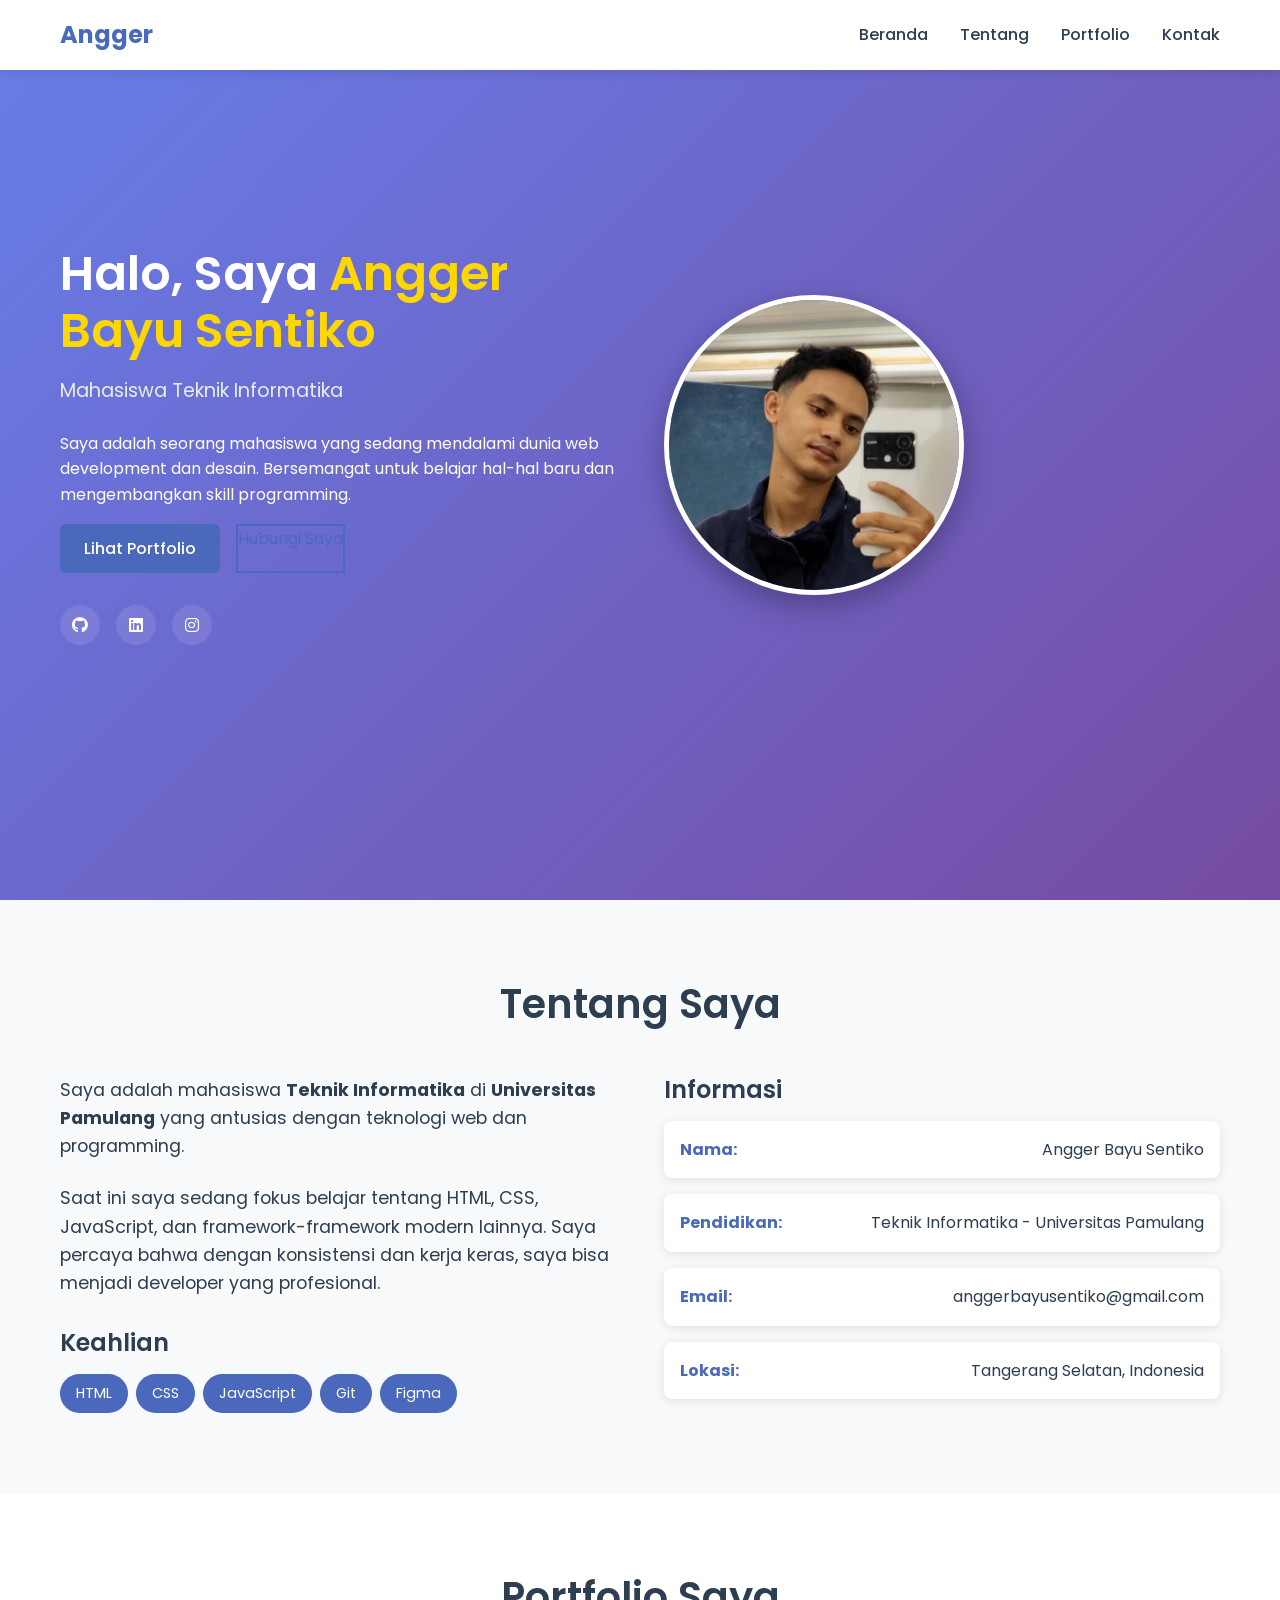
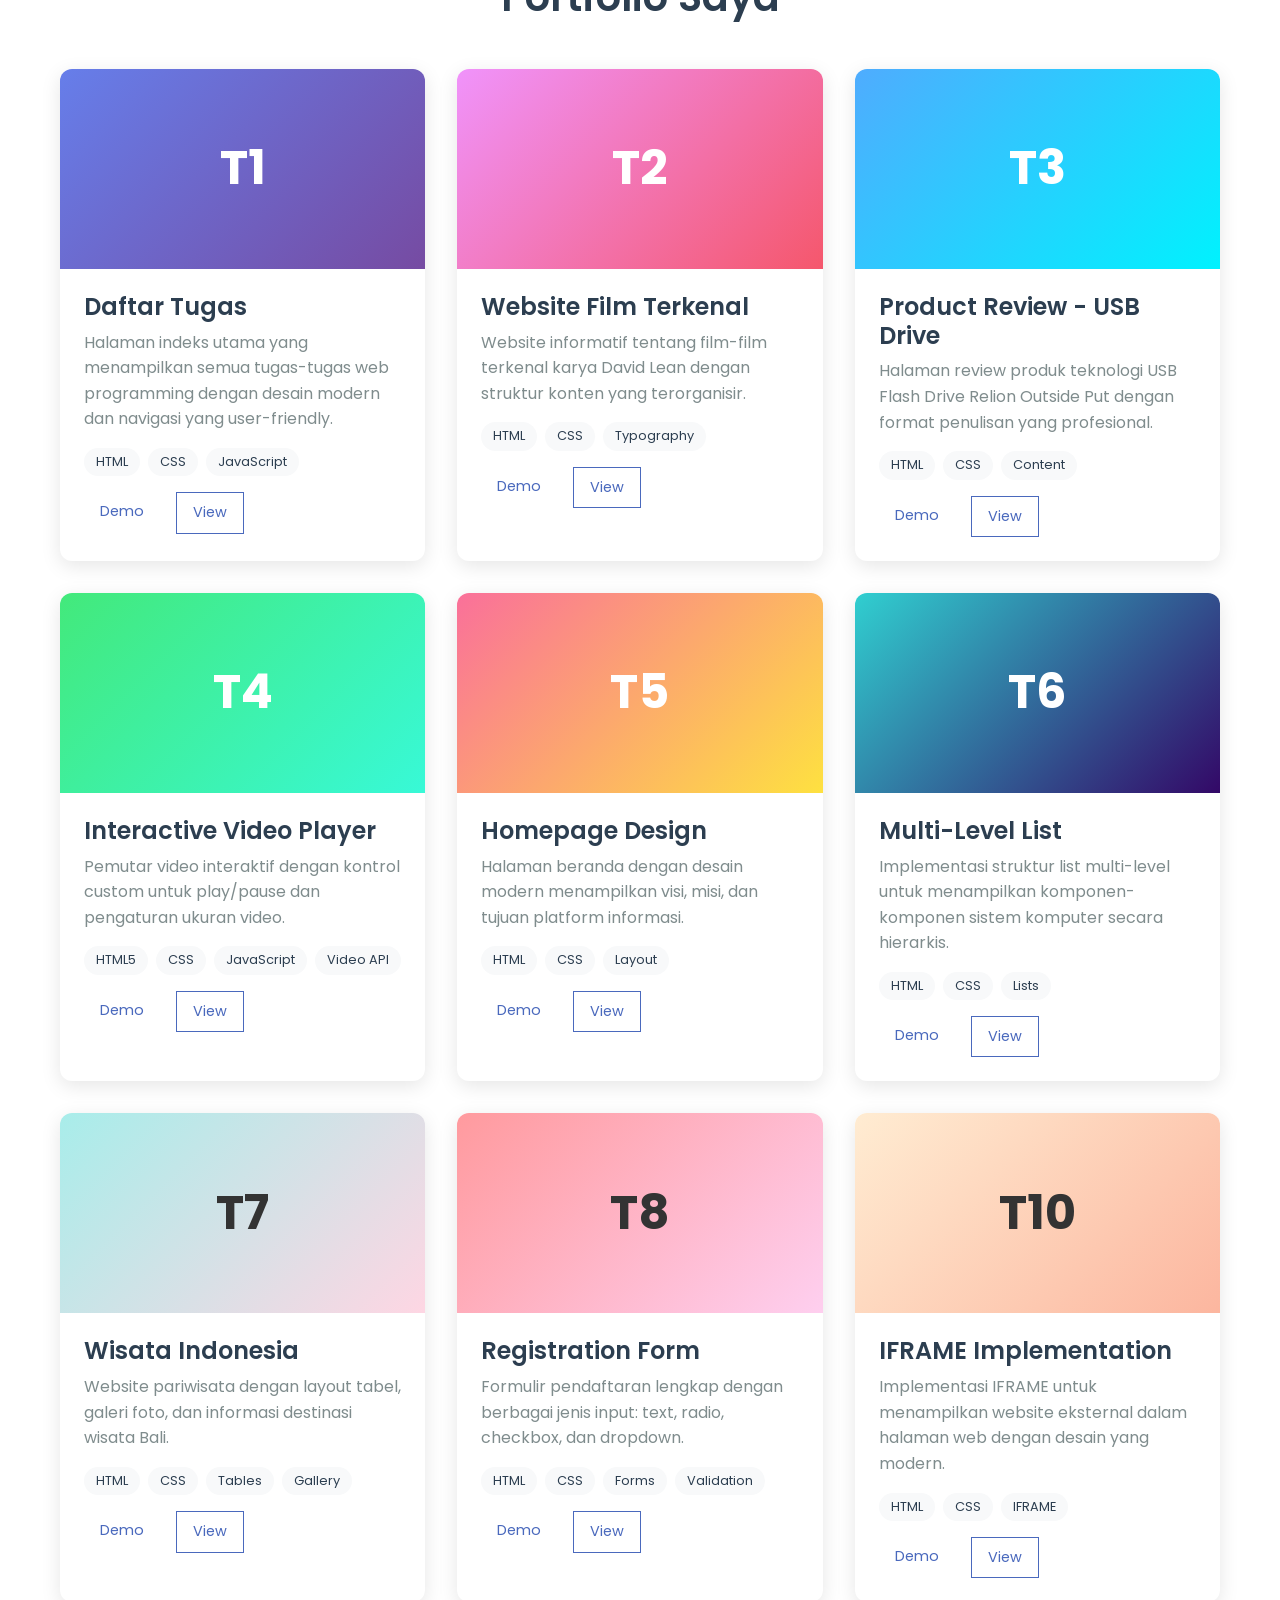
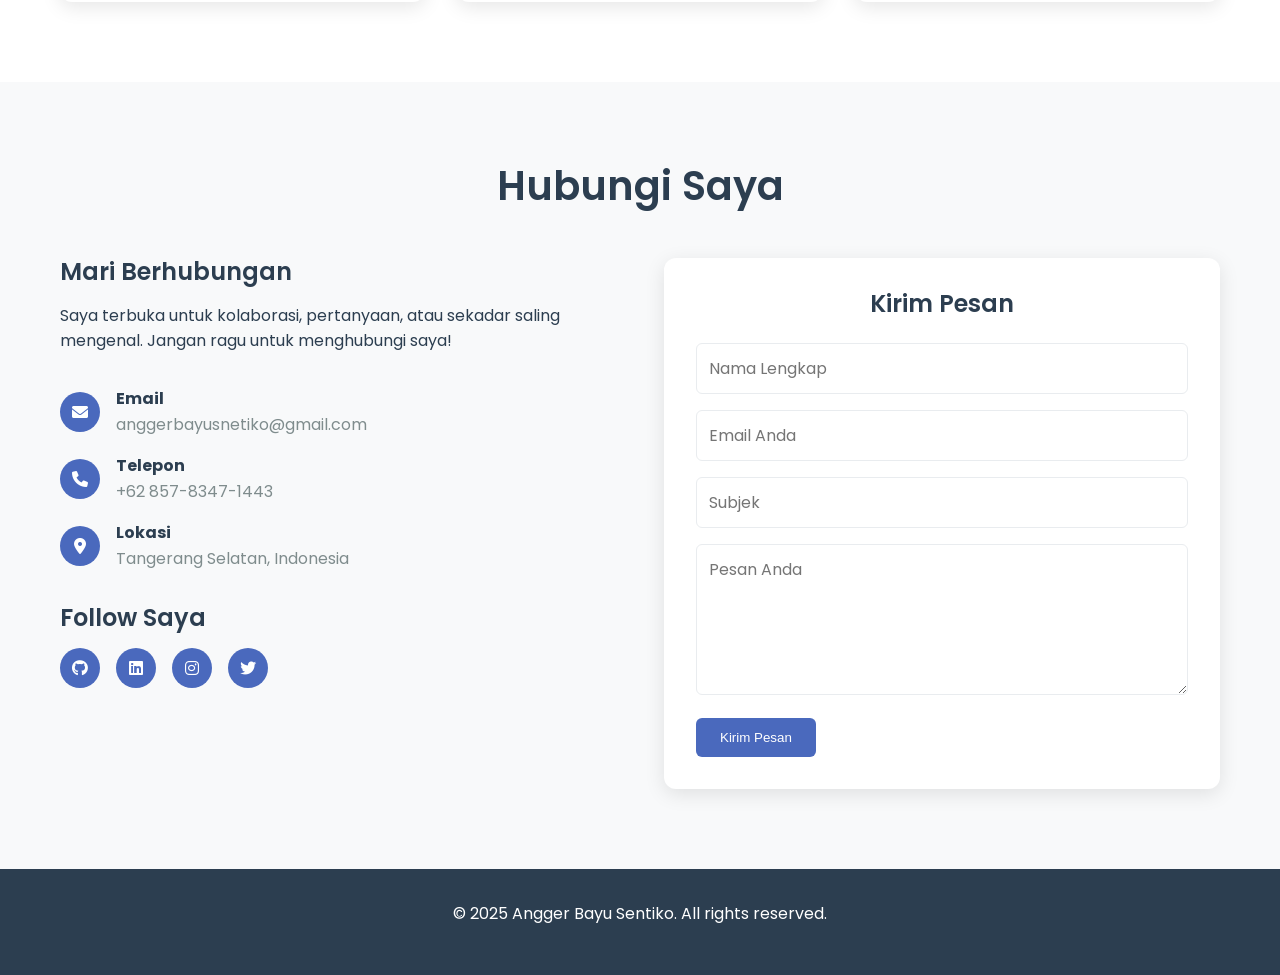
<file: index.html>
<!DOCTYPE html>
<html lang="id">
<head>
    <meta charset="UTF-8">
    <meta name="viewport" content="width=device-width, initial-scale=1.0">
    <meta name="description" content="Portfolio Angger Bayu Sentiko">
    <title>Portfolio - Angger Bayu Sentiko</title>
    <link rel="stylesheet" href="css/style.css">
    <link rel="stylesheet" href="https://cdnjs.cloudflare.com/ajax/libs/font-awesome/6.0.0/css/all.min.css">
    <link href="https://fonts.googleapis.com/css2?family=Poppins:wght@300;400;600;700&display=swap" rel="stylesheet">
</head>
<body>
    <!-- Navigation -->
    <nav class="navbar">
        <div class="nav-container">
            <a href="#home" class="nav-logo">Angger</a>
            <div class="nav-menu">
                <a href="#home" class="nav-link">Beranda</a>
                <a href="#about" class="nav-link">Tentang</a>
                <a href="#portfolio" class="nav-link">Portfolio</a>
                <a href="#contact" class="nav-link">Kontak</a>
            </div>
            <div class="nav-toggle">
                <span></span>
                <span></span>
                <span></span>
            </div>
        </div>
    </nav>

    <!-- Hero Section -->
    <section id="home" class="hero">
        <div class="container">
            <div class="hero-content">
                <h1>Halo, Saya <span>Angger Bayu Sentiko</span></h1>
                <p class="subtitle">Mahasiswa Teknik Informatika</p>
                <p>Saya adalah seorang mahasiswa yang sedang mendalami dunia web development dan desain. Bersemangat untuk belajar hal-hal baru dan mengembangkan skill programming.</p>
                <div class="hero-buttons">
                    <a href="#portfolio" class="btn">Lihat Portfolio</a>
                    <a href="#contact" class="btn-outline">Hubungi Saya</a>
                </div>
                <div class="hero-social">
                    <a href="#"><i class="fab fa-github"></i></a>
                    <a href="#"><i class="fab fa-linkedin"></i></a>
                    <a href="#"><i class="fab fa-instagram"></i></a>
                </div>
            </div>
            <div class="hero-image">
                <div class="profile-img">
                    <img src="assets/images/profile.jpg" alt="Angger Bayu Sentiko">
                </div>
            </div>
        </div>
    </section>

    <!-- About Section -->
    <section id="about" class="about">
        <div class="container">
            <h2 class="section-title">Tentang Saya</h2>
            <div class="about-content">
                <div class="about-text">
                    <p>Saya adalah mahasiswa <strong>Teknik Informatika</strong> di <strong>Universitas Pamulang</strong> yang antusias dengan teknologi web dan programming.</p>
                    <p>Saat ini saya sedang fokus belajar tentang HTML, CSS, JavaScript, dan framework-framework modern lainnya. Saya percaya bahwa dengan konsistensi dan kerja keras, saya bisa menjadi developer yang profesional.</p>
                    <div class="skills">
                        <h3>Keahlian</h3>
                        <div class="skill-tags">
                            <span class="skill-tag">HTML</span>
                            <span class="skill-tag">CSS</span>
                            <span class="skill-tag">JavaScript</span>
                            <span class="skill-tag">Git</span>
                            <span class="skill-tag">Figma</span>
                        </div>
                    </div>
                </div>
                <div class="about-info">
                    <h3>Informasi</h3>
                    <div class="info-grid">
                        <div class="info-item">
                            <strong>Nama:</strong>
                            <span>Angger Bayu Sentiko</span>
                        </div>
                        <div class="info-item">
                            <strong>Pendidikan:</strong>
                            <span>Teknik Informatika - Universitas Pamulang</span>
                        </div>
                        <div class="info-item">
                            <strong>Email:</strong>
                            <span>anggerbayusentiko@gmail.com</span>
                        </div>
                        <div class="info-item">
                            <strong>Lokasi:</strong>
                            <span>Tangerang Selatan, Indonesia</span>
                        </div>
                    </div>
                </div>
            </div>
        </div>
    </section>

    <!-- Portfolio Section -->
    <section id="portfolio" class="portfolio">
        <div class="container">
            <h2 class="section-title">Portfolio Saya</h2>
            <div class="portfolio-grid">
                <div class="portfolio-item">
                    <div class="portfolio-image">
                        <div style="width: 100%; height: 200px; background: linear-gradient(135deg, #667eea 0%, #764ba2 100%); display: flex; align-items: center; justify-content: center; color: white; font-size: 3rem; font-weight: bold;">
                        T1
                        </div>
                    </div>
                    <div class="portfolio-content">
                        <h3>Daftar Tugas</h3>
                        <p>Halaman indeks utama yang menampilkan semua tugas-tugas web programming dengan desain modern dan navigasi yang user-friendly.</p>
                        <div class="portfolio-tech">
                            <span>HTML</span>
                            <span>CSS</span>
                            <span>JavaScript</span>
                        </div>
                        <div class="portfolio-links">
                            <a href="tugas/tugas.html" class="btn-small" target="_blank">Demo</a>
                            <a href="tugas/tugas.html" class="btn-small-outline">View</a>
                        </div>
                    </div>
                </div>

                <div class="portfolio-item">
                    <div class="portfolio-image">
                        <div style="width: 100%; height: 200px; background: linear-gradient(135deg, #f093fb 0%, #f5576c 100%); display: flex; align-items: center; justify-content: center; color: white; font-size: 3rem; font-weight: bold;">
                        T2
                        </div>
                    </div>
                    <div class="portfolio-content">
                        <h3>Website Film Terkenal</h3>
                        <p>Website informatif tentang film-film terkenal karya David Lean dengan struktur konten yang terorganisir.</p>
                        <div class="portfolio-tech">
                            <span>HTML</span>
                            <span>CSS</span>
                            <span>Typography</span>
                        </div>
                        <div class="portfolio-links">
                            <a href="tugas/tugas2.html" class="btn-small" target="_blank">Demo</a>
                            <a href="tugas/tugas2.html" class="btn-small-outline">View</a>
                        </div>
                    </div>
                </div>

                <div class="portfolio-item">
                    <div class="portfolio-image">
                        <div style="width: 100%; height: 200px; background: linear-gradient(135deg, #4facfe 0%, #00f2fe 100%); display: flex; align-items: center; justify-content: center; color: white; font-size: 3rem; font-weight: bold;">
                        T3
                        </div>
                    </div>
                    <div class="portfolio-content">
                        <h3>Product Review - USB Drive</h3>
                        <p>Halaman review produk teknologi USB Flash Drive Relion Outside Put dengan format penulisan yang profesional.</p>
                        <div class="portfolio-tech">
                            <span>HTML</span>
                            <span>CSS</span>
                            <span>Content</span>
                        </div>
                        <div class="portfolio-links">
                            <a href="tugas/tugas3.html" class="btn-small" target="_blank">Demo</a>
                            <a href="tugas/tugas3.html" class="btn-small-outline">View</a>
                        </div>
                    </div>
                </div>

                <div class="portfolio-item">
                    <div class="portfolio-image">
                        <div style="width: 100%; height: 200px; background: linear-gradient(135deg, #43e97b 0%, #38f9d7 100%); display: flex; align-items: center; justify-content: center; color: white; font-size: 3rem; font-weight: bold;">
                        T4
                        </div>
                    </div>
                    <div class="portfolio-content">
                        <h3>Interactive Video Player</h3>
                        <p>Pemutar video interaktif dengan kontrol custom untuk play/pause dan pengaturan ukuran video.</p>
                        <div class="portfolio-tech">
                            <span>HTML5</span>
                            <span>CSS</span>
                            <span>JavaScript</span>
                            <span>Video API</span>
                        </div>
                        <div class="portfolio-links">
                            <a href="tugas/tugas4.html" class="btn-small" target="_blank">Demo</a>
                            <a href="tugas/tugas4.html" class="btn-small-outline">View</a>
                        </div>
                    </div>
                </div>

                <div class="portfolio-item">
                    <div class="portfolio-image">
                        <div style="width: 100%; height: 200px; background: linear-gradient(135deg, #fa709a 0%, #fee140 100%); display: flex; align-items: center; justify-content: center; color: white; font-size: 3rem; font-weight: bold;">
                        T5
                        </div>
                    </div>
                    <div class="portfolio-content">
                        <h3>Homepage Design</h3>
                        <p>Halaman beranda dengan desain modern menampilkan visi, misi, dan tujuan platform informasi.</p>
                        <div class="portfolio-tech">
                            <span>HTML</span>
                            <span>CSS</span>
                            <span>Layout</span>
                        </div>
                        <div class="portfolio-links">
                            <a href="tugas/tugas5.html" class="btn-small" target="_blank">Demo</a>
                            <a href="tugas/tugas5.html" class="btn-small-outline">View</a>
                        </div>
                    </div>
                </div>

                <div class="portfolio-item">
                    <div class="portfolio-image">
                        <div style="width: 100%; height: 200px; background: linear-gradient(135deg, #30cfd0 0%, #330867 100%); display: flex; align-items: center; justify-content: center; color: white; font-size: 3rem; font-weight: bold;">
                        T6
                        </div>
                    </div>
                    <div class="portfolio-content">
                        <h3>Multi-Level List</h3>
                        <p>Implementasi struktur list multi-level untuk menampilkan komponen-komponen sistem komputer secara hierarkis.</p>
                        <div class="portfolio-tech">
                            <span>HTML</span>
                            <span>CSS</span>
                            <span>Lists</span>
                        </div>
                        <div class="portfolio-links">
                            <a href="tugas/tugas6.html" class="btn-small" target="_blank">Demo</a>
                            <a href="tugas/tugas6.html" class="btn-small-outline">View</a>
                        </div>
                    </div>
                </div>

                <div class="portfolio-item">
                    <div class="portfolio-image">
                        <div style="width: 100%; height: 200px; background: linear-gradient(135deg, #a8edea 0%, #fed6e3 100%); display: flex; align-items: center; justify-content: center; color: #333; font-size: 3rem; font-weight: bold;">
                        T7
                        </div>
                    </div>
                    <div class="portfolio-content">
                        <h3>Wisata Indonesia</h3>
                        <p>Website pariwisata dengan layout tabel, galeri foto, dan informasi destinasi wisata Bali.</p>
                        <div class="portfolio-tech">
                            <span>HTML</span>
                            <span>CSS</span>
                            <span>Tables</span>
                            <span>Gallery</span>
                        </div>
                        <div class="portfolio-links">
                            <a href="tugas/tugas7.html" class="btn-small" target="_blank">Demo</a>
                            <a href="tugas/tugas7.html" class="btn-small-outline">View</a>
                        </div>
                    </div>
                </div>

                <div class="portfolio-item">
                    <div class="portfolio-image">
                        <div style="width: 100%; height: 200px; background: linear-gradient(135deg, #ff9a9e 0%, #fecfef 100%); display: flex; align-items: center; justify-content: center; color: #333; font-size: 3rem; font-weight: bold;">
                        T8
                        </div>
                    </div>
                    <div class="portfolio-content">
                        <h3>Registration Form</h3>
                        <p>Formulir pendaftaran lengkap dengan berbagai jenis input: text, radio, checkbox, dan dropdown.</p>
                        <div class="portfolio-tech">
                            <span>HTML</span>
                            <span>CSS</span>
                            <span>Forms</span>
                            <span>Validation</span>
                        </div>
                        <div class="portfolio-links">
                            <a href="tugas/tugas8.html" class="btn-small" target="_blank">Demo</a>
                            <a href="tugas/tugas8.html" class="btn-small-outline">View</a>
                        </div>
                    </div>
                </div>

                <div class="portfolio-item">
                    <div class="portfolio-image">
                        <div style="width: 100%; height: 200px; background: linear-gradient(135deg, #ffecd2 0%, #fcb69f 100%); display: flex; align-items: center; justify-content: center; color: #333; font-size: 3rem; font-weight: bold;">
                        T10
                        </div>
                    </div>
                    <div class="portfolio-content">
                        <h3>IFRAME Implementation</h3>
                        <p>Implementasi IFRAME untuk menampilkan website eksternal dalam halaman web dengan desain yang modern.</p>
                        <div class="portfolio-tech">
                            <span>HTML</span>
                            <span>CSS</span>
                            <span>IFRAME</span>
                        </div>
                        <div class="portfolio-links">
                            <a href="tugas/tugas10.html" class="btn-small" target="_blank">Demo</a>
                            <a href="tugas/tugas10.html" class="btn-small-outline">View</a>
                        </div>
                    </div>
                </div>
            </div>
        </div>
    </section>

    <!-- Contact Section -->
    <section id="contact" class="contact">
        <div class="container">
            <h2 class="section-title">Hubungi Saya</h2>
            <div class="contact-content">
                <div class="contact-info">
                    <h3>Mari Berhubungan</h3>
                    <p>Saya terbuka untuk kolaborasi, pertanyaan, atau sekadar saling mengenal. Jangan ragu untuk menghubungi saya!</p>

                    <div class="contact-details">
                        <div class="contact-item">
                            <i class="fas fa-envelope"></i>
                            <div>
                                <strong>Email</strong>
                                <span>anggerbayusnetiko@gmail.com</span>
                            </div>
                        </div>
                        <div class="contact-item">
                            <i class="fas fa-phone"></i>
                            <div>
                                <strong>Telepon</strong>
                                <span>+62 857-8347-1443</span>
                            </div>
                        </div>
                        <div class="contact-item">
                            <i class="fas fa-map-marker-alt"></i>
                            <div>
                                <strong>Lokasi</strong>
                                <span>Tangerang Selatan, Indonesia</span>
                            </div>
                        </div>
                    </div>

                    <div class="contact-social">
                        <h3>Follow Saya</h3>
                        <div class="social-links">
                            <a href="#"><i class="fab fa-github"></i></a>
                            <a href="#"><i class="fab fa-linkedin"></i></a>
                            <a href="#"><i class="fab fa-instagram"></i></a>
                            <a href="#"><i class="fab fa-twitter"></i></a>
                        </div>
                    </div>
                </div>

                <div class="contact-form">
                    <h3>Kirim Pesan</h3>
                    <form id="contactForm">
                        <div class="form-group">
                            <input type="text" name="name" placeholder="Nama Lengkap" required>
                        </div>
                        <div class="form-group">
                            <input type="email" name="email" placeholder="Email Anda" required>
                        </div>
                        <div class="form-group">
                            <input type="text" name="subject" placeholder="Subjek" required>
                        </div>
                        <div class="form-group">
                            <textarea name="message" placeholder="Pesan Anda" rows="5" required></textarea>
                        </div>
                        <button type="submit" class="btn">Kirim Pesan</button>
                    </form>
                </div>
            </div>
        </div>
    </section>

    <!-- Footer -->
    <footer class="footer">
        <div class="container">
            <p>&copy; 2025 Angger Bayu Sentiko. All rights reserved.</p>
        </div>
    </footer>

    <!-- Back to Top Button -->
    <button class="back-to-top" id="backToTop">
        <i class="fas fa-arrow-up"></i>
    </button>

    <script src="js/main.js"></script>
</body>
</html>
</file>
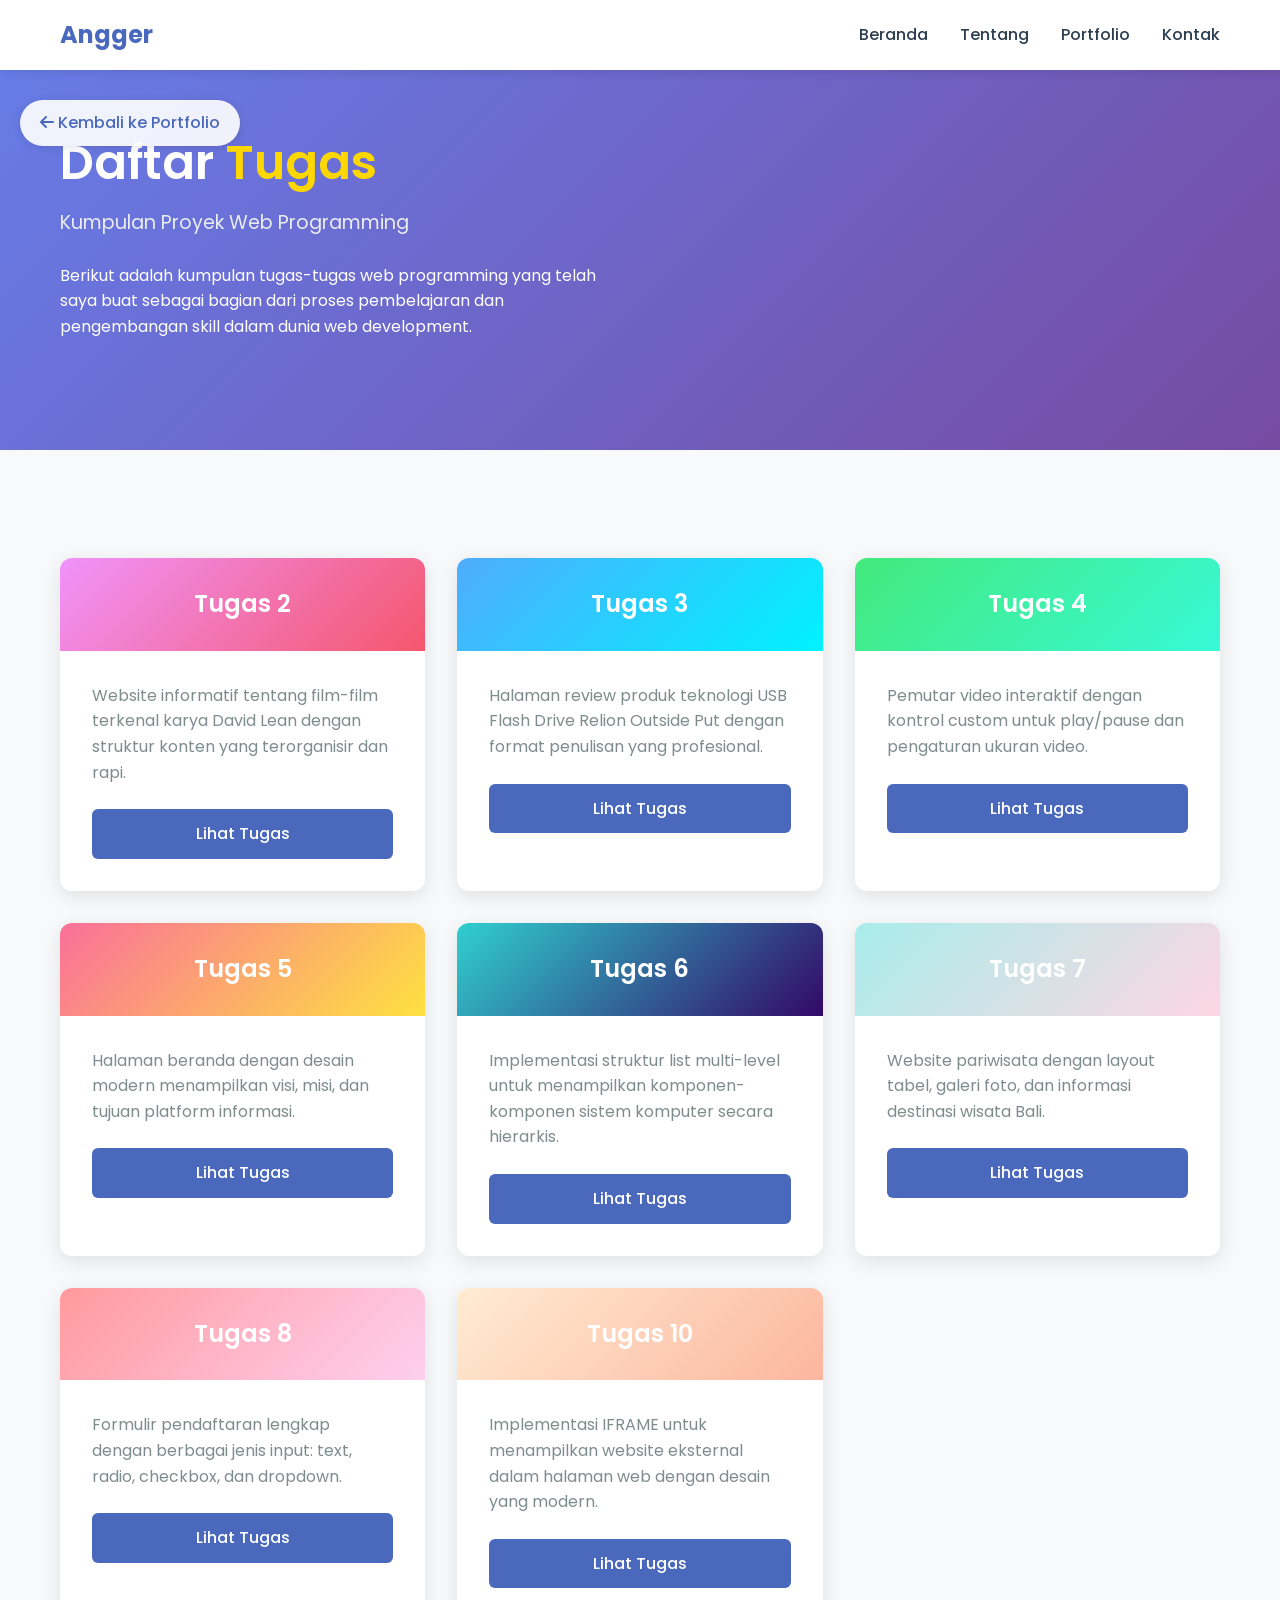
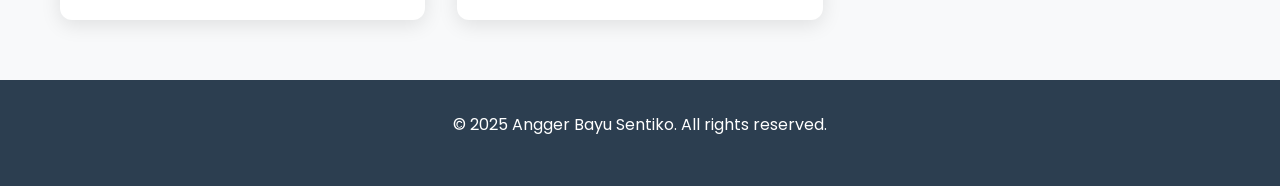
<file: tugas/tugas.html>
<!DOCTYPE html>
<html lang="id">
<head>
    <meta charset="UTF-8">
    <meta name="viewport" content="width=device-width, initial-scale=1.0">
    <meta name="description" content="Portfolio Angger Bayu Sentiko - Daftar Tugas">
    <title>Daftar Tugas - Angger Bayu Sentiko</title>
    <link rel="stylesheet" href="../css/style.css">
    <link rel="stylesheet" href="https://cdnjs.cloudflare.com/ajax/libs/font-awesome/6.0.0/css/all.min.css">
    <link href="https://fonts.googleapis.com/css2?family=Poppins:wght@300;400;600;700&display=swap" rel="stylesheet">
    <style>
        /* Custom styles untuk tugas page */
        .hero {
            min-height: 50vh;
            padding-top: 120px;
        }

        .tugas-section {
            padding: 60px 0;
            background-color: var(--bg-light);
        }

        .tugas-grid {
            display: grid;
            grid-template-columns: repeat(auto-fit, minmax(300px, 1fr));
            gap: 2rem;
            margin-top: 3rem;
        }

        .tugas-item {
            background-color: var(--white);
            border-radius: 12px;
            overflow: hidden;
            box-shadow: 0 5px 20px var(--shadow);
            transition: transform 0.3s ease;
        }

        .tugas-item:hover {
            transform: translateY(-5px);
        }

        .tugas-header {
            background: linear-gradient(135deg, #667eea 0%, #764ba2 100%);
            color: var(--white);
            padding: 2rem;
            text-align: center;
        }

        .tugas-header h3 {
            margin: 0;
            font-size: 1.5rem;
            font-weight: 600;
        }

        .tugas-content {
            padding: 2rem;
        }

        .tugas-content p {
            color: var(--text-light);
            margin-bottom: 1.5rem;
            line-height: 1.6;
        }

        .tugas-button {
            display: inline-block;
            width: 100%;
            text-align: center;
            padding: 12px 24px;
            background-color: var(--primary-color);
            color: var(--white);
            border: none;
            border-radius: 6px;
            font-weight: 500;
            text-decoration: none;
            transition: all 0.3s ease;
        }

        .tugas-button:hover {
            background-color: var(--secondary-color);
            transform: translateY(-2px);
        }

        .back-button {
            position: absolute;
            top: 100px;
            left: 20px;
            background-color: rgba(255, 255, 255, 0.9);
            color: var(--primary-color);
            padding: 10px 20px;
            border-radius: 25px;
            text-decoration: none;
            font-weight: 500;
            transition: all 0.3s ease;
            z-index: 100;
            box-shadow: 0 2px 10px rgba(0,0,0,0.1);
        }

        .back-button:hover {
            background-color: var(--primary-color);
            color: var(--white);
            transform: translateY(-2px);
        }

        @media (max-width: 768px) {
            .back-button {
                top: 80px;
                left: 10px;
                font-size: 0.9rem;
                padding: 8px 16px;
            }

            .tugas-grid {
                grid-template-columns: 1fr;
            }
        }
    </style>
</head>
<body>
    <!-- Navigation -->
    <nav class="navbar">
        <div class="nav-container">
            <a href="../index.html#portfolio" class="nav-logo">Angger</a>
            <div class="nav-menu">
                <a href="../index.html#home" class="nav-link">Beranda</a>
                <a href="../index.html#about" class="nav-link">Tentang</a>
                <a href="../index.html#portfolio" class="nav-link">Portfolio</a>
                <a href="../index.html#contact" class="nav-link">Kontak</a>
            </div>
            <div class="nav-toggle">
                <span></span>
                <span></span>
                <span></span>
            </div>
        </div>
    </nav>

    <!-- Back Button -->
    <a href="../index.html#portfolio" class="back-button">
        <i class="fas fa-arrow-left"></i> Kembali ke Portfolio
    </a>

    <!-- Hero Section -->
    <section class="hero">
        <div class="container">
            <div class="hero-content">
                <h1>Daftar <span>Tugas</span></h1>
                <p class="subtitle">Kumpulan Proyek Web Programming</p>
                <p>Berikut adalah kumpulan tugas-tugas web programming yang telah saya buat sebagai bagian dari proses pembelajaran dan pengembangan skill dalam dunia web development.</p>
            </div>
        </div>
    </section>

    <!-- Tugas Section -->
    <section class="tugas-section">
        <div class="container">
            <div class="tugas-grid">
                <div class="tugas-item">
                    <div class="tugas-header" style="background: linear-gradient(135deg, #f093fb 0%, #f5576c 100%);">
                        <h3>Tugas 2</h3>
                    </div>
                    <div class="tugas-content">
                        <p>Website informatif tentang film-film terkenal karya David Lean dengan struktur konten yang terorganisir dan rapi.</p>
                        <a href="tugas2.html" class="tugas-button">Lihat Tugas</a>
                    </div>
                </div>

                <div class="tugas-item">
                    <div class="tugas-header" style="background: linear-gradient(135deg, #4facfe 0%, #00f2fe 100%);">
                        <h3>Tugas 3</h3>
                    </div>
                    <div class="tugas-content">
                        <p>Halaman review produk teknologi USB Flash Drive Relion Outside Put dengan format penulisan yang profesional.</p>
                        <a href="tugas3.html" class="tugas-button">Lihat Tugas</a>
                    </div>
                </div>

                <div class="tugas-item">
                    <div class="tugas-header" style="background: linear-gradient(135deg, #43e97b 0%, #38f9d7 100%);">
                        <h3>Tugas 4</h3>
                    </div>
                    <div class="tugas-content">
                        <p>Pemutar video interaktif dengan kontrol custom untuk play/pause dan pengaturan ukuran video.</p>
                        <a href="tugas4.html" class="tugas-button">Lihat Tugas</a>
                    </div>
                </div>

                <div class="tugas-item">
                    <div class="tugas-header" style="background: linear-gradient(135deg, #fa709a 0%, #fee140 100%);">
                        <h3>Tugas 5</h3>
                    </div>
                    <div class="tugas-content">
                        <p>Halaman beranda dengan desain modern menampilkan visi, misi, dan tujuan platform informasi.</p>
                        <a href="tugas5.html" class="tugas-button">Lihat Tugas</a>
                    </div>
                </div>

                <div class="tugas-item">
                    <div class="tugas-header" style="background: linear-gradient(135deg, #30cfd0 0%, #330867 100%);">
                        <h3>Tugas 6</h3>
                    </div>
                    <div class="tugas-content">
                        <p>Implementasi struktur list multi-level untuk menampilkan komponen-komponen sistem komputer secara hierarkis.</p>
                        <a href="tugas6.html" class="tugas-button">Lihat Tugas</a>
                    </div>
                </div>

                <div class="tugas-item">
                    <div class="tugas-header" style="background: linear-gradient(135deg, #a8edea 0%, #fed6e3 100%);">
                        <h3>Tugas 7</h3>
                    </div>
                    <div class="tugas-content">
                        <p>Website pariwisata dengan layout tabel, galeri foto, dan informasi destinasi wisata Bali.</p>
                        <a href="tugas7.html" class="tugas-button">Lihat Tugas</a>
                    </div>
                </div>

                <div class="tugas-item">
                    <div class="tugas-header" style="background: linear-gradient(135deg, #ff9a9e 0%, #fecfef 100%);">
                        <h3>Tugas 8</h3>
                    </div>
                    <div class="tugas-content">
                        <p>Formulir pendaftaran lengkap dengan berbagai jenis input: text, radio, checkbox, dan dropdown.</p>
                        <a href="tugas8.html" class="tugas-button">Lihat Tugas</a>
                    </div>
                </div>

                <div class="tugas-item">
                    <div class="tugas-header" style="background: linear-gradient(135deg, #ffecd2 0%, #fcb69f 100%);">
                        <h3>Tugas 10</h3>
                    </div>
                    <div class="tugas-content">
                        <p>Implementasi IFRAME untuk menampilkan website eksternal dalam halaman web dengan desain yang modern.</p>
                        <a href="tugas10.html" class="tugas-button">Lihat Tugas</a>
                    </div>
                </div>
            </div>
        </div>
    </section>

    <!-- Footer -->
    <footer class="footer">
        <div class="container">
            <p>&copy; 2025 Angger Bayu Sentiko. All rights reserved.</p>
        </div>
    </footer>

    <!-- Back to Top Button -->
    <button class="back-to-top" id="backToTop">
        <i class="fas fa-arrow-up"></i>
    </button>

    <script src="../js/tugas-nav.js"></script>
</body>
</html>
</file>
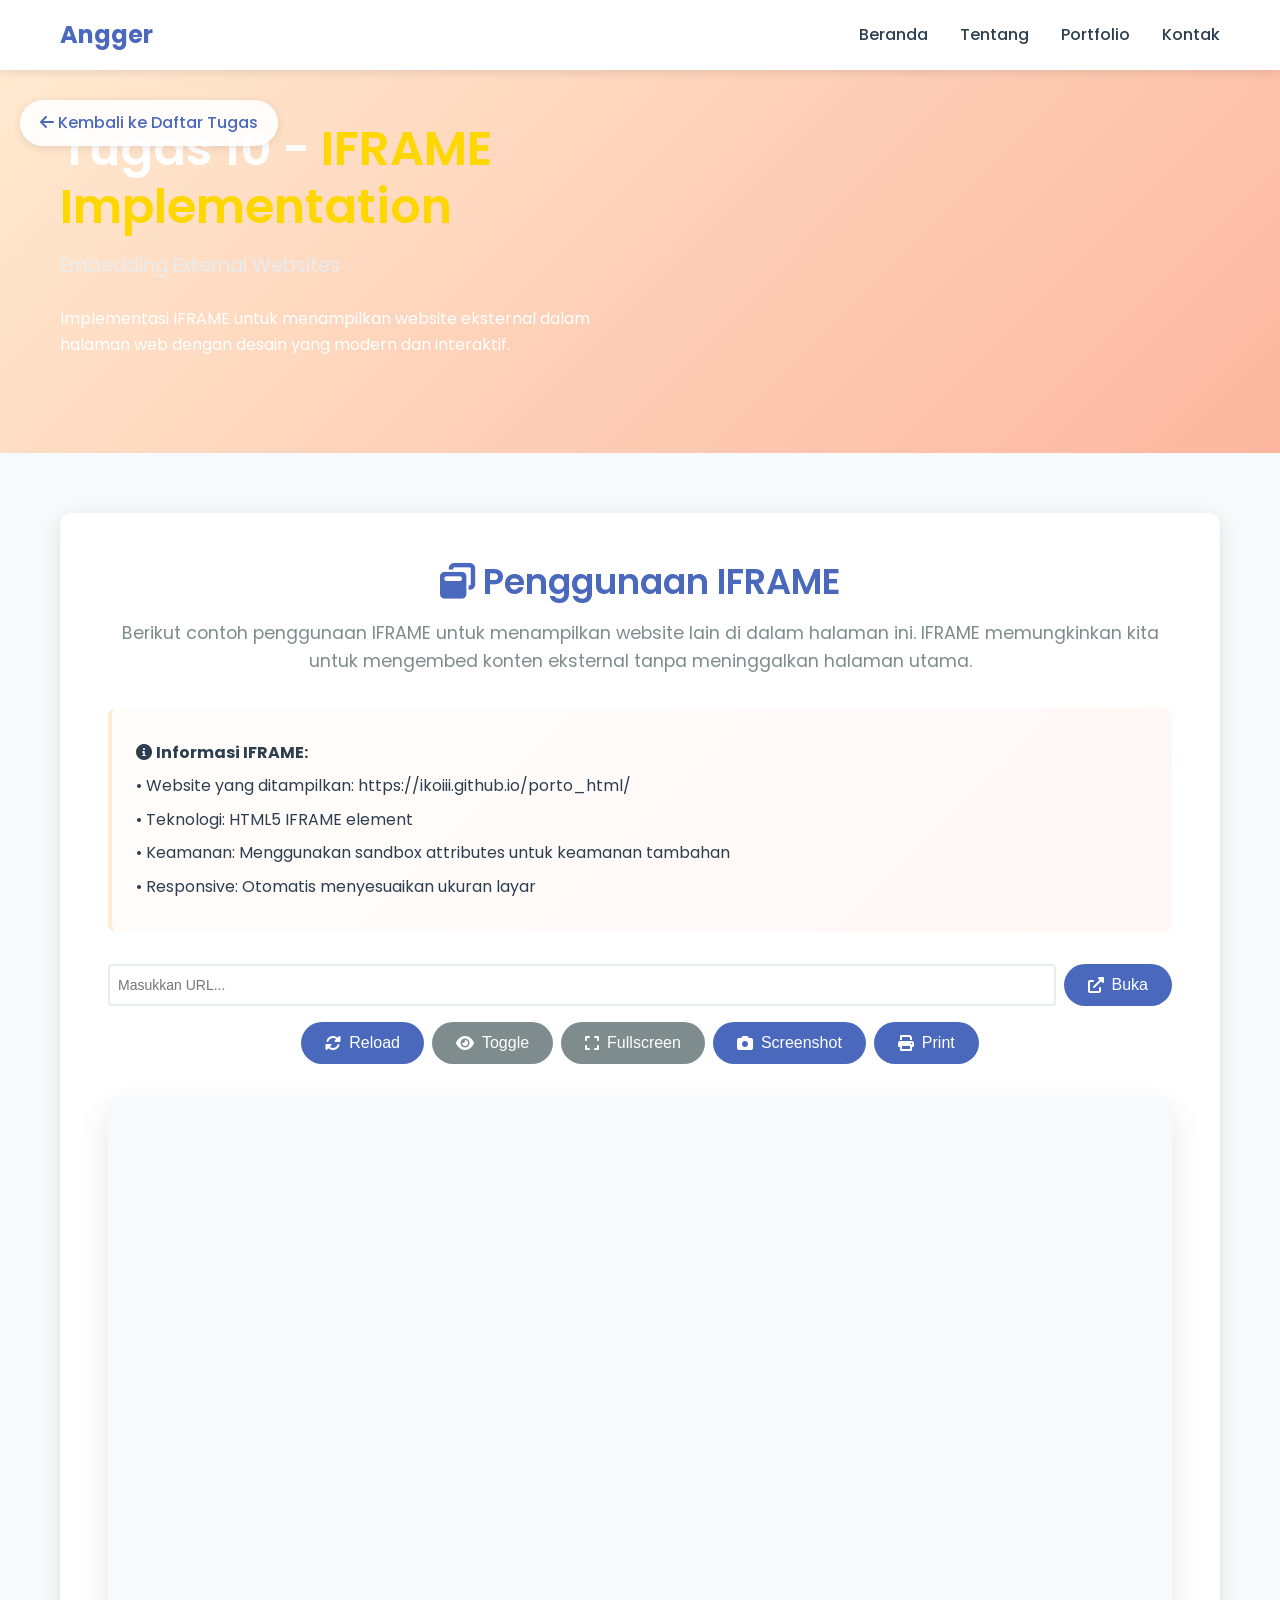
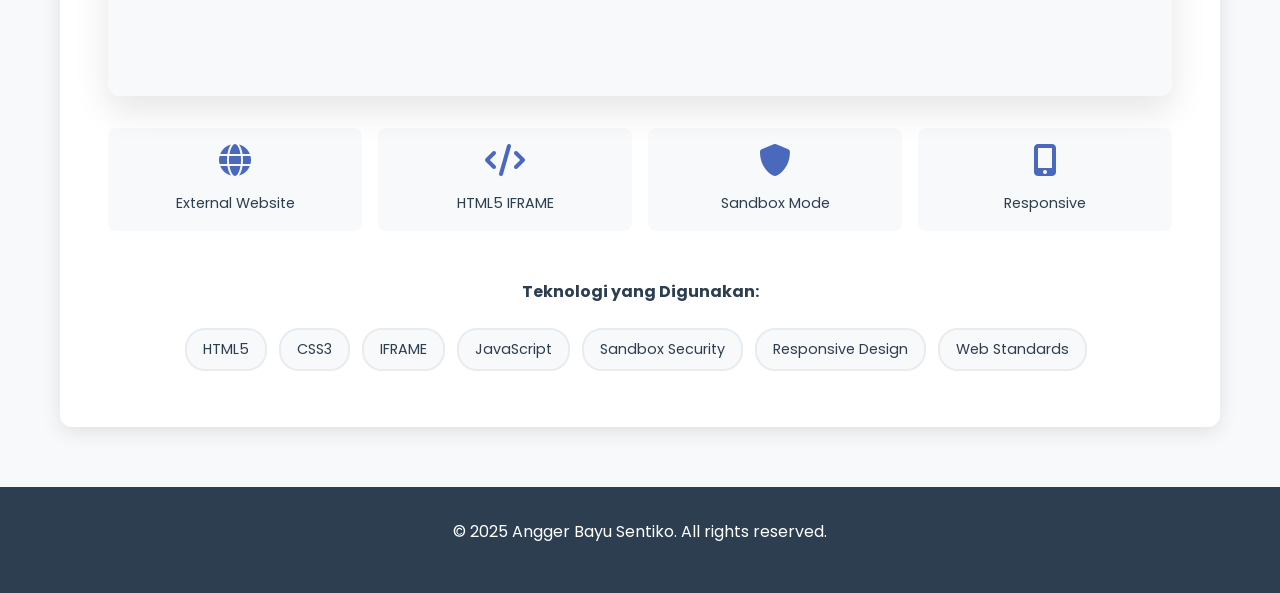
<file: tugas/tugas10.html>
<!DOCTYPE html>
<html lang="id">
<head>
    <meta charset="UTF-8">
    <meta name="viewport" content="width=device-width, initial-scale=1.0">
    <meta name="description" content="Tugas 10 - IFRAME Implementation oleh Angger Bayu Sentiko">
    <title>Tugas 10 - IFRAME Implementation</title>
    <link rel="stylesheet" href="../css/style.css">
    <link rel="stylesheet" href="https://cdnjs.cloudflare.com/ajax/libs/font-awesome/6.0.0/css/all.min.css">
    <link href="https://fonts.googleapis.com/css2?family=Poppins:wght@300;400;600;700&display=swap" rel="stylesheet">
    <style>
        /* Custom styles untuk IFRAME implementation */
        .hero {
            min-height: 40vh;
            padding-top: 120px;
            background: linear-gradient(135deg, #ffecd2 0%, #fcb69f 100%);
        }

        .iframe-section {
            padding: 60px 0;
            background-color: var(--bg-light);
        }

        .iframe-container {
            max-width: 1200px;
            margin: 0 auto;
            padding: 0 20px;
        }

        .iframe-card {
            background-color: var(--white);
            border-radius: 12px;
            box-shadow: 0 5px 20px var(--shadow);
            padding: 3rem;
            text-align: center;
        }

        .iframe-card h2 {
            color: var(--primary-color);
            font-size: 2.2rem;
            margin-bottom: 1rem;
        }

        .iframe-description {
            color: var(--text-light);
            font-size: 1.1rem;
            margin-bottom: 2rem;
            line-height: 1.6;
        }

        .iframe-wrapper {
            margin: 2rem auto;
            position: relative;
            border-radius: 12px;
            overflow: hidden;
            box-shadow: 0 15px 35px rgba(0,0,0,0.1);
        }

        iframe {
            width: 100%;
            height: 600px;
            border: none;
            display: block;
            background: #f8f9fa;
        }

        .iframe-controls {
            margin: 2rem 0;
            display: flex;
            gap: 1rem;
            justify-content: center;
            flex-wrap: wrap;
        }

        .control-btn {
            background-color: var(--primary-color);
            color: var(--white);
            border: none;
            padding: 12px 24px;
            border-radius: 25px;
            font-weight: 500;
            cursor: pointer;
            transition: all 0.3s ease;
            font-size: 1rem;
            display: flex;
            align-items: center;
            gap: 0.5rem;
        }

        .control-btn:hover {
            background-color: var(--secondary-color);
            transform: translateY(-2px);
            box-shadow: 0 5px 15px rgba(0,0,0,0.2);
        }

        .control-btn.secondary {
            background-color: var(--text-light);
        }

        .control-btn.secondary:hover {
            background-color: var(--text-dark);
        }

        .back-button {
            position: absolute;
            top: 100px;
            left: 20px;
            background-color: rgba(255, 255, 255, 0.9);
            color: var(--primary-color);
            padding: 10px 20px;
            border-radius: 25px;
            text-decoration: none;
            font-weight: 500;
            transition: all 0.3s ease;
            z-index: 100;
            box-shadow: 0 2px 10px rgba(0,0,0,0.1);
        }

        .back-button:hover {
            background-color: var(--primary-color);
            color: var(--white);
            transform: translateY(-2px);
        }

        .tech-badge {
            display: inline-block;
            background-color: var(--bg-light);
            color: var(--text-dark);
            padding: 0.5rem 1rem;
            border-radius: 20px;
            font-size: 0.9rem;
            margin: 0.5rem 0.5rem 0.5rem 0;
            border: 2px solid var(--border);
        }

        .iframe-info {
            background: linear-gradient(135deg, rgba(255, 236, 210, 0.1), rgba(252, 182, 159, 0.1));
            border-left: 4px solid #ffecd2;
            padding: 1.5rem;
            margin: 2rem 0;
            border-radius: 8px;
            text-align: left;
        }

        .iframe-info p {
            margin: 0.5rem 0;
            color: var(--text-dark);
        }

        .iframe-stats {
            display: grid;
            grid-template-columns: repeat(auto-fit, minmax(150px, 1fr));
            gap: 1rem;
            margin: 2rem 0;
        }

        .stat-item {
            background-color: var(--bg-light);
            padding: 1rem;
            border-radius: 8px;
            text-align: center;
        }

        .stat-item i {
            font-size: 2rem;
            color: var(--primary-color);
            margin-bottom: 0.5rem;
        }

        .stat-item p {
            margin: 0.5rem 0 0 0;
            font-size: 0.9rem;
            color: var(--text-dark);
        }

        @media (max-width: 768px) {
            .back-button {
                top: 80px;
                left: 10px;
                font-size: 0.9rem;
                padding: 8px 16px;
            }

            .iframe-card {
                padding: 2rem 1.5rem;
            }

            iframe {
                height: 400px;
            }

            .iframe-controls {
                flex-direction: column;
                align-items: center;
            }

            .control-btn {
                width: 100%;
                max-width: 200px;
                justify-content: center;
            }

            .iframe-stats {
                grid-template-columns: repeat(2, 1fr);
            }
        }

        @media (max-width: 480px) {
            iframe {
                height: 300px;
            }

            .iframe-stats {
                grid-template-columns: 1fr;
            }
        }
    </style>
</head>
<body>
    <!-- Navigation -->
    <nav class="navbar">
        <div class="nav-container">
            <a href="../index.html#portfolio" class="nav-logo">Angger</a>
            <div class="nav-menu">
                <a href="../index.html#home" class="nav-link">Beranda</a>
                <a href="../index.html#about" class="nav-link">Tentang</a>
                <a href="../index.html#portfolio" class="nav-link">Portfolio</a>
                <a href="../index.html#contact" class="nav-link">Kontak</a>
            </div>
            <div class="nav-toggle">
                <span></span>
                <span></span>
                <span></span>
            </div>
        </div>
    </nav>

    <!-- Back Button -->
    <a href="tugas.html" class="back-button">
        <i class="fas fa-arrow-left"></i> Kembali ke Daftar Tugas
    </a>

    <!-- Hero Section -->
    <section class="hero">
        <div class="container">
            <div class="hero-content">
                <h1>Tugas 10 - <span>IFRAME Implementation</span></h1>
                <p class="subtitle">Embedding External Websites</p>
                <p>Implementasi IFRAME untuk menampilkan website eksternal dalam halaman web dengan desain yang modern dan interaktif.</p>
            </div>
        </div>
    </section>

    <!-- IFRAME Section -->
    <section class="iframe-section">
        <div class="iframe-container">
            <div class="iframe-card">
                <h2><i class="fas fa-window-restore"></i> Penggunaan IFRAME</h2>
                <p class="iframe-description">
                    Berikut contoh penggunaan IFRAME untuk menampilkan website lain di dalam halaman ini.
                    IFRAME memungkinkan kita untuk mengembed konten eksternal tanpa meninggalkan halaman utama.
                </p>

                <div class="iframe-info">
                    <p><i class="fas fa-info-circle"></i> <strong>Informasi IFRAME:</strong></p>
                    <p>• Website yang ditampilkan: https://ikoiii.github.io/porto_html/</p>
                    <p>• Teknologi: HTML5 IFRAME element</p>
                    <p>• Keamanan: Menggunakan sandbox attributes untuk keamanan tambahan</p>
                    <p>• Responsive: Otomatis menyesuaikan ukuran layar</p>
                </div>

                <div class="iframe-controls">
                    <button class="control-btn" onclick="reloadIframe()">
                        <i class="fas fa-sync-alt"></i> Reload
                    </button>
                    <button class="control-btn secondary" onclick="toggleIframe()">
                        <i class="fas fa-eye"></i> Toggle
                    </button>
                    <button class="control-btn secondary" onclick="goFullscreen()">
                        <i class="fas fa-expand"></i> Fullscreen
                    </button>
                </div>

                <div class="iframe-wrapper">
                    <iframe
                        id="mainIframe"
                        src="https://ikoiii.github.io/porto_html/"
                        sandbox="allow-same-origin allow-scripts allow-popups allow-forms"
                        loading="lazy"
                        title="External Website Preview">
                        <p>Your browser does not support iframes.
                        <a href="https://ikoiii.github.io/porto_html/" target="_blank">Click here to view the website</a></p>
                    </iframe>
                </div>

                <div class="iframe-stats">
                    <div class="stat-item">
                        <i class="fas fa-globe"></i>
                        <p>External Website</p>
                    </div>
                    <div class="stat-item">
                        <i class="fas fa-code"></i>
                        <p>HTML5 IFRAME</p>
                    </div>
                    <div class="stat-item">
                        <i class="fas fa-shield-alt"></i>
                        <p>Sandbox Mode</p>
                    </div>
                    <div class="stat-item">
                        <i class="fas fa-mobile-alt"></i>
                        <p>Responsive</p>
                    </div>
                </div>

                <div style="margin-top: 3rem;">
                    <h4 style="margin-bottom: 1rem;">Teknologi yang Digunakan:</h4>
                    <div>
                        <span class="tech-badge">HTML5</span>
                        <span class="tech-badge">CSS3</span>
                        <span class="tech-badge">IFRAME</span>
                        <span class="tech-badge">JavaScript</span>
                        <span class="tech-badge">Sandbox Security</span>
                        <span class="tech-badge">Responsive Design</span>
                        <span class="tech-badge">Web Standards</span>
                    </div>
                </div>
            </div>
        </div>
    </section>

    <!-- Footer -->
    <footer class="footer">
        <div class="container">
            <p>&copy; 2025 Angger Bayu Sentiko. All rights reserved.</p>
        </div>
    </footer>

    <!-- Back to Top Button -->
    <button class="back-to-top" id="backToTop">
        <i class="fas fa-arrow-up"></i>
    </button>

    <script src="../js/tugas-nav.js"></script>
    <script src="js/iframe-loader.js"></script>
</body>
</html>
</file>
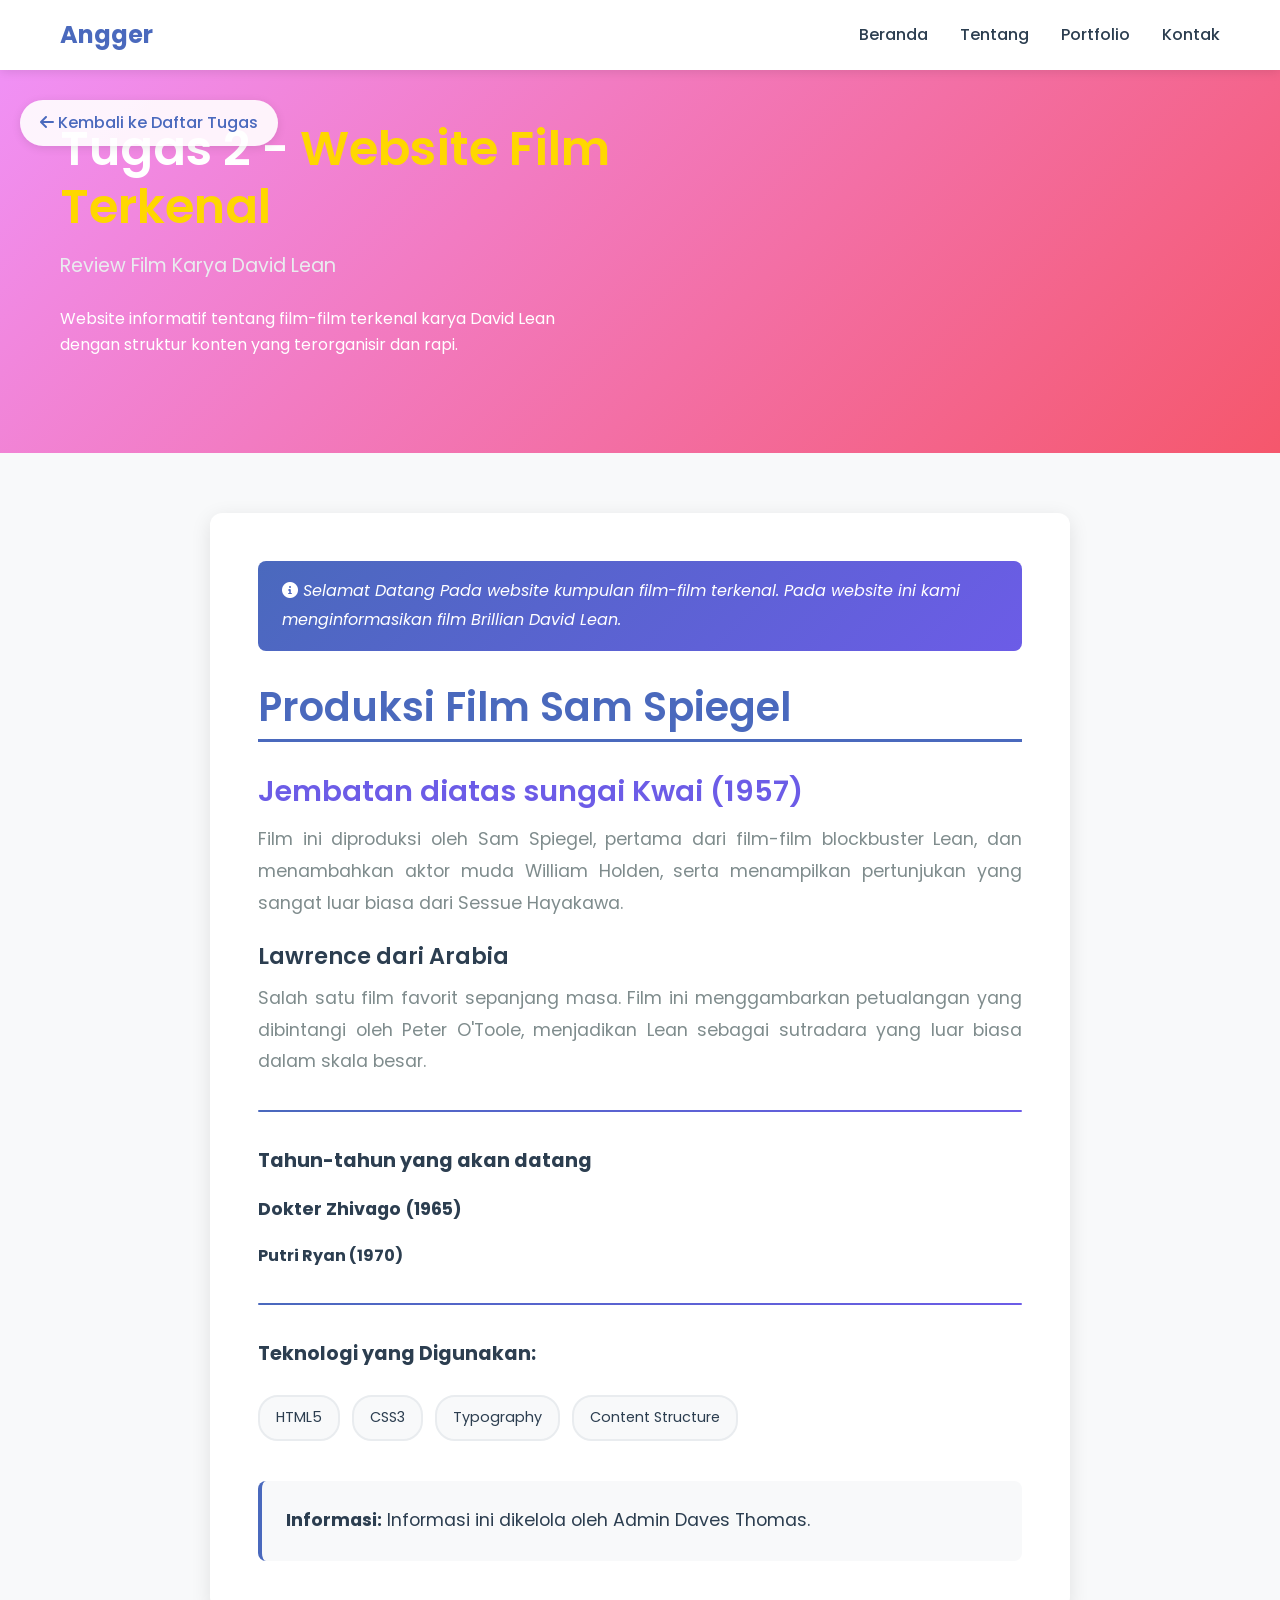
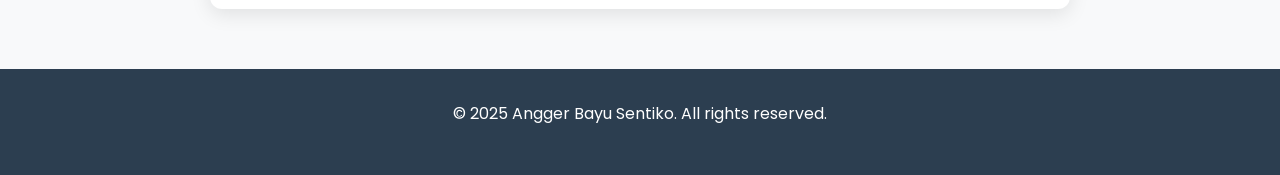
<file: tugas/tugas2.html>
<!DOCTYPE html>
<html lang="id">
<head>
    <meta charset="UTF-8">
    <meta name="viewport" content="width=device-width, initial-scale=1.0">
    <meta name="description" content="Tugas 2 - Website Film Terkenal oleh Angger Bayu Sentiko">
    <title>Tugas 2 - Website Film Terkenal</title>
    <link rel="stylesheet" href="../css/style.css">
    <link rel="stylesheet" href="https://cdnjs.cloudflare.com/ajax/libs/font-awesome/6.0.0/css/all.min.css">
    <link href="https://fonts.googleapis.com/css2?family=Poppins:wght@300;400;600;700&display=swap" rel="stylesheet">
    <style>
        /* Custom styles untuk tugas content */
        .hero {
            min-height: 40vh;
            padding-top: 120px;
            background: linear-gradient(135deg, #f093fb 0%, #f5576c 100%);
        }

        .content-section {
            padding: 60px 0;
            background-color: var(--bg-light);
        }

        .content-container {
            max-width: 900px;
            margin: 0 auto;
            padding: 0 20px;
        }

        .content-card {
            background-color: var(--white);
            border-radius: 12px;
            box-shadow: 0 5px 20px var(--shadow);
            padding: 3rem;
            line-height: 1.8;
        }

        .content-card h1 {
            color: var(--primary-color);
            font-size: 2.5rem;
            margin-bottom: 1.5rem;
            border-bottom: 3px solid var(--primary-color);
            padding-bottom: 0.5rem;
        }

        .content-card h2 {
            color: var(--secondary-color);
            font-size: 1.8rem;
            margin-top: 2rem;
            margin-bottom: 1rem;
        }

        .content-card h3 {
            color: var(--text-dark);
            font-size: 1.4rem;
            margin-top: 1.5rem;
            margin-bottom: 0.8rem;
        }

        .content-card h4 {
            color: var(--text-dark);
            font-size: 1.2rem;
            margin-top: 1.2rem;
            margin-bottom: 0.6rem;
        }

        .content-card h5 {
            color: var(--text-dark);
            font-size: 1.1rem;
            margin-top: 1rem;
            margin-bottom: 0.5rem;
        }

        .content-card h6 {
            color: var(--text-dark);
            font-size: 1rem;
            margin-top: 1rem;
            margin-bottom: 0.5rem;
        }

        .content-card p {
            color: var(--text-light);
            font-size: 1.1rem;
            margin-bottom: 1rem;
            text-align: justify;
        }

        .content-card hr {
            border: none;
            height: 2px;
            background: linear-gradient(135deg, var(--primary-color), var(--secondary-color));
            margin: 2rem 0;
            border-radius: 2px;
        }

        .back-button {
            position: absolute;
            top: 100px;
            left: 20px;
            background-color: rgba(255, 255, 255, 0.9);
            color: var(--primary-color);
            padding: 10px 20px;
            border-radius: 25px;
            text-decoration: none;
            font-weight: 500;
            transition: all 0.3s ease;
            z-index: 100;
            box-shadow: 0 2px 10px rgba(0,0,0,0.1);
        }

        .back-button:hover {
            background-color: var(--primary-color);
            color: var(--white);
            transform: translateY(-2px);
        }

        .tugas-info {
            background: linear-gradient(135deg, var(--primary-color), var(--secondary-color));
            color: var(--white);
            padding: 1rem 1.5rem;
            border-radius: 8px;
            margin-bottom: 2rem;
            font-style: italic;
        }

        .tech-badge {
            display: inline-block;
            background-color: var(--bg-light);
            color: var(--text-dark);
            padding: 0.5rem 1rem;
            border-radius: 20px;
            font-size: 0.9rem;
            margin: 0.5rem 0.5rem 0.5rem 0;
            border: 2px solid var(--border);
        }

        @media (max-width: 768px) {
            .back-button {
                top: 80px;
                left: 10px;
                font-size: 0.9rem;
                padding: 8px 16px;
            }

            .content-card {
                padding: 2rem 1.5rem;
            }

            .content-card h1 {
                font-size: 2rem;
            }

            .content-card h2 {
                font-size: 1.5rem;
            }
        }
    </style>
</head>
<body>
    <!-- Navigation -->
    <nav class="navbar">
        <div class="nav-container">
            <a href="../index.html#portfolio" class="nav-logo">Angger</a>
            <div class="nav-menu">
                <a href="../index.html#home" class="nav-link">Beranda</a>
                <a href="../index.html#about" class="nav-link">Tentang</a>
                <a href="../index.html#portfolio" class="nav-link">Portfolio</a>
                <a href="../index.html#contact" class="nav-link">Kontak</a>
            </div>
            <div class="nav-toggle">
                <span></span>
                <span></span>
                <span></span>
            </div>
        </div>
    </nav>

    <!-- Back Button -->
    <a href="tugas.html" class="back-button">
        <i class="fas fa-arrow-left"></i> Kembali ke Daftar Tugas
    </a>

    <!-- Hero Section -->
    <section class="hero">
        <div class="container">
            <div class="hero-content">
                <h1>Tugas 2 - <span>Website Film Terkenal</span></h1>
                <p class="subtitle">Review Film Karya David Lean</p>
                <p>Website informatif tentang film-film terkenal karya David Lean dengan struktur konten yang terorganisir dan rapi.</p>
            </div>
        </div>
    </section>

    <!-- Content Section -->
    <section class="content-section">
        <div class="content-container">
            <div class="content-card">
                <div class="tugas-info">
                    <i class="fas fa-info-circle"></i> Selamat Datang Pada website kumpulan film-film terkenal. Pada website ini kami menginformasikan film Brillian David Lean.
                </div>

                <h1>Produksi Film Sam Spiegel</h1>

                <h2>Jembatan diatas sungai Kwai (1957)</h2>
                <p>
                    Film ini diproduksi oleh Sam Spiegel, pertama dari film-film blockbuster Lean, dan menambahkan
                    aktor muda William Holden, serta menampilkan pertunjukan yang sangat luar biasa dari Sessue Hayakawa.
                </p>

                <h3>Lawrence dari Arabia</h3>
                <p>
                    Salah satu film favorit sepanjang masa. Film ini menggambarkan petualangan yang dibintangi oleh Peter O'Toole,
                    menjadikan Lean sebagai sutradara yang luar biasa dalam skala besar.
                </p>

                <hr>

                <h4>Tahun-tahun yang akan datang</h4>
                <h5>Dokter Zhivago (1965)</h5>
                <h6>Putri Ryan (1970)</h6>

                <hr>

                <div style="margin-top: 2rem;">
                    <h4 style="margin-bottom: 1rem;">Teknologi yang Digunakan:</h4>
                    <div>
                        <span class="tech-badge">HTML5</span>
                        <span class="tech-badge">CSS3</span>
                        <span class="tech-badge">Typography</span>
                        <span class="tech-badge">Content Structure</span>
                    </div>
                </div>

                <div style="margin-top: 2rem; padding: 1.5rem; background-color: var(--bg-light); border-radius: 8px; border-left: 4px solid var(--primary-color);">
                    <p style="margin: 0; color: var(--text-dark);">
                        <strong>Informasi:</strong> Informasi ini dikelola oleh Admin Daves Thomas.
                    </p>
                </div>
            </div>
        </div>
    </section>

    <!-- Footer -->
    <footer class="footer">
        <div class="container">
            <p>&copy; 2025 Angger Bayu Sentiko. All rights reserved.</p>
        </div>
    </footer>

    <!-- Back to Top Button -->
    <button class="back-to-top" id="backToTop">
        <i class="fas fa-arrow-up"></i>
    </button>

    <script src="../js/tugas-nav.js"></script>
</body>
</html>
</file>
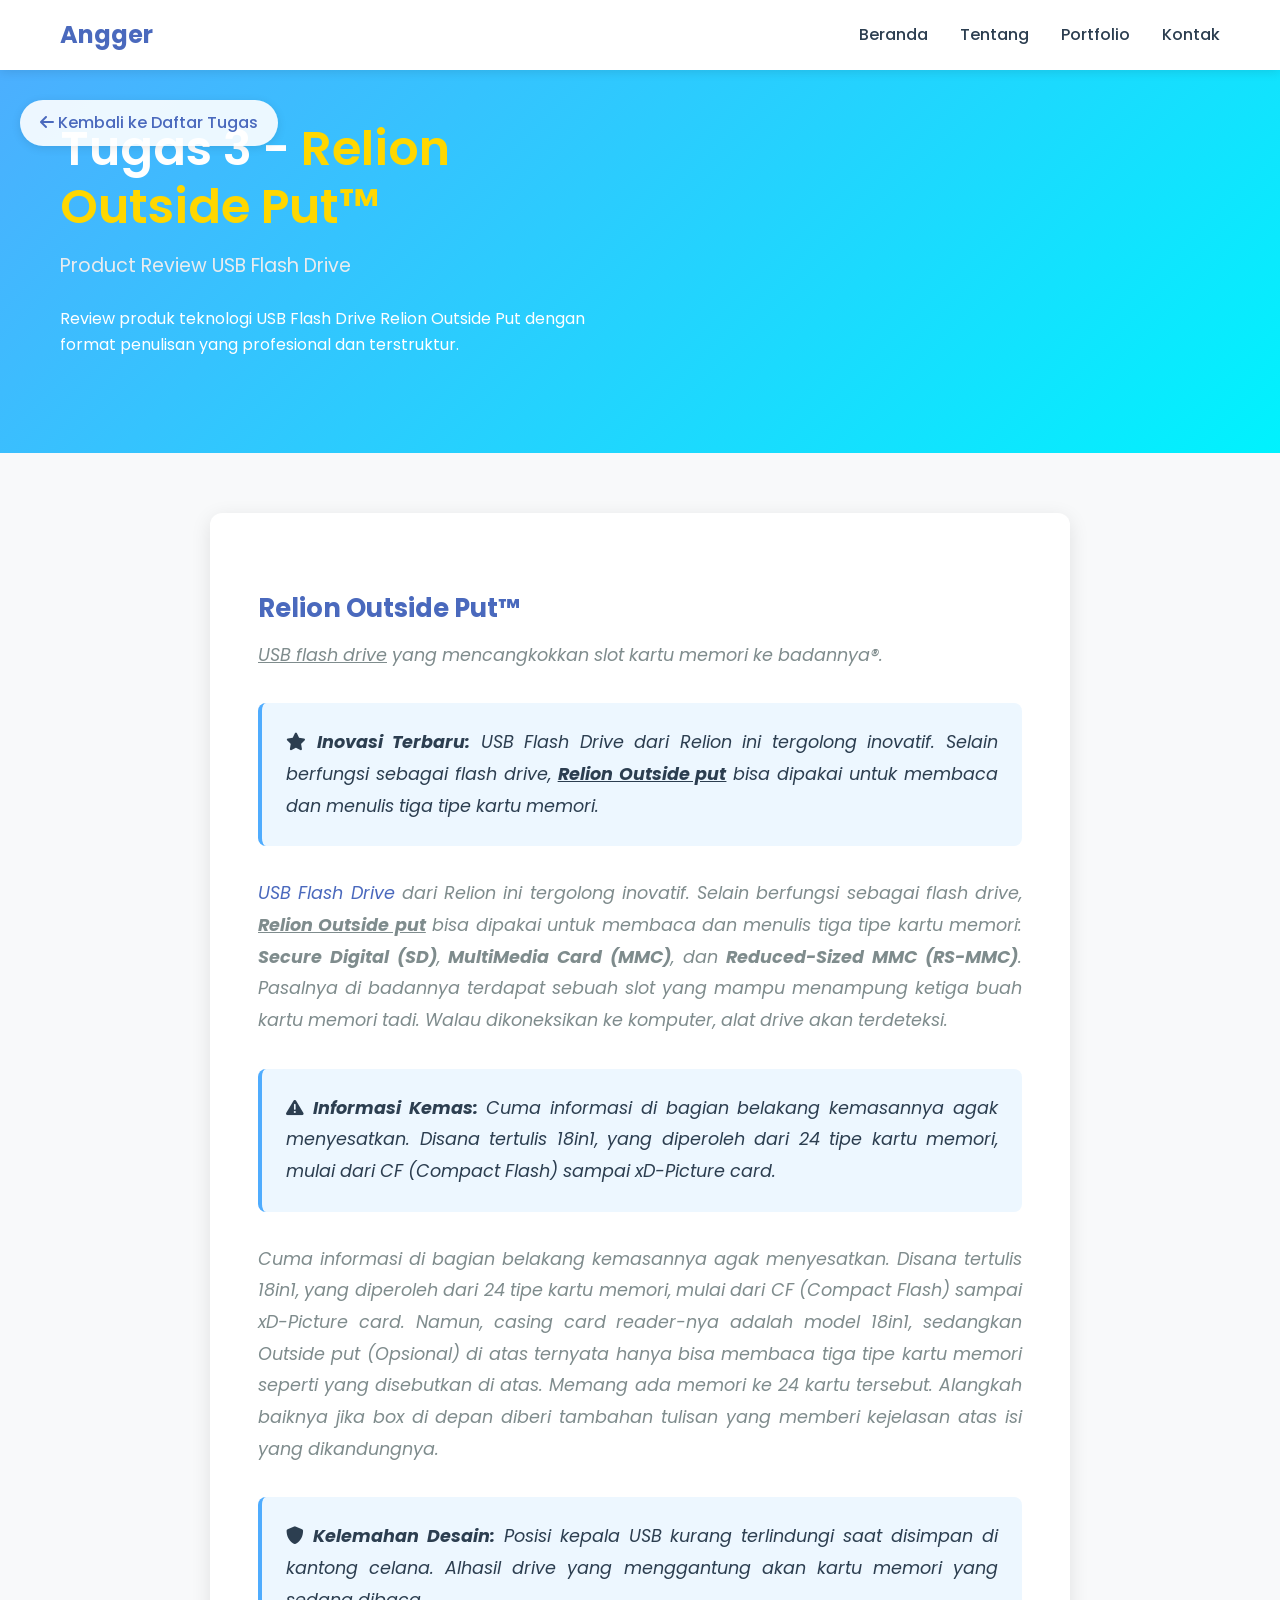
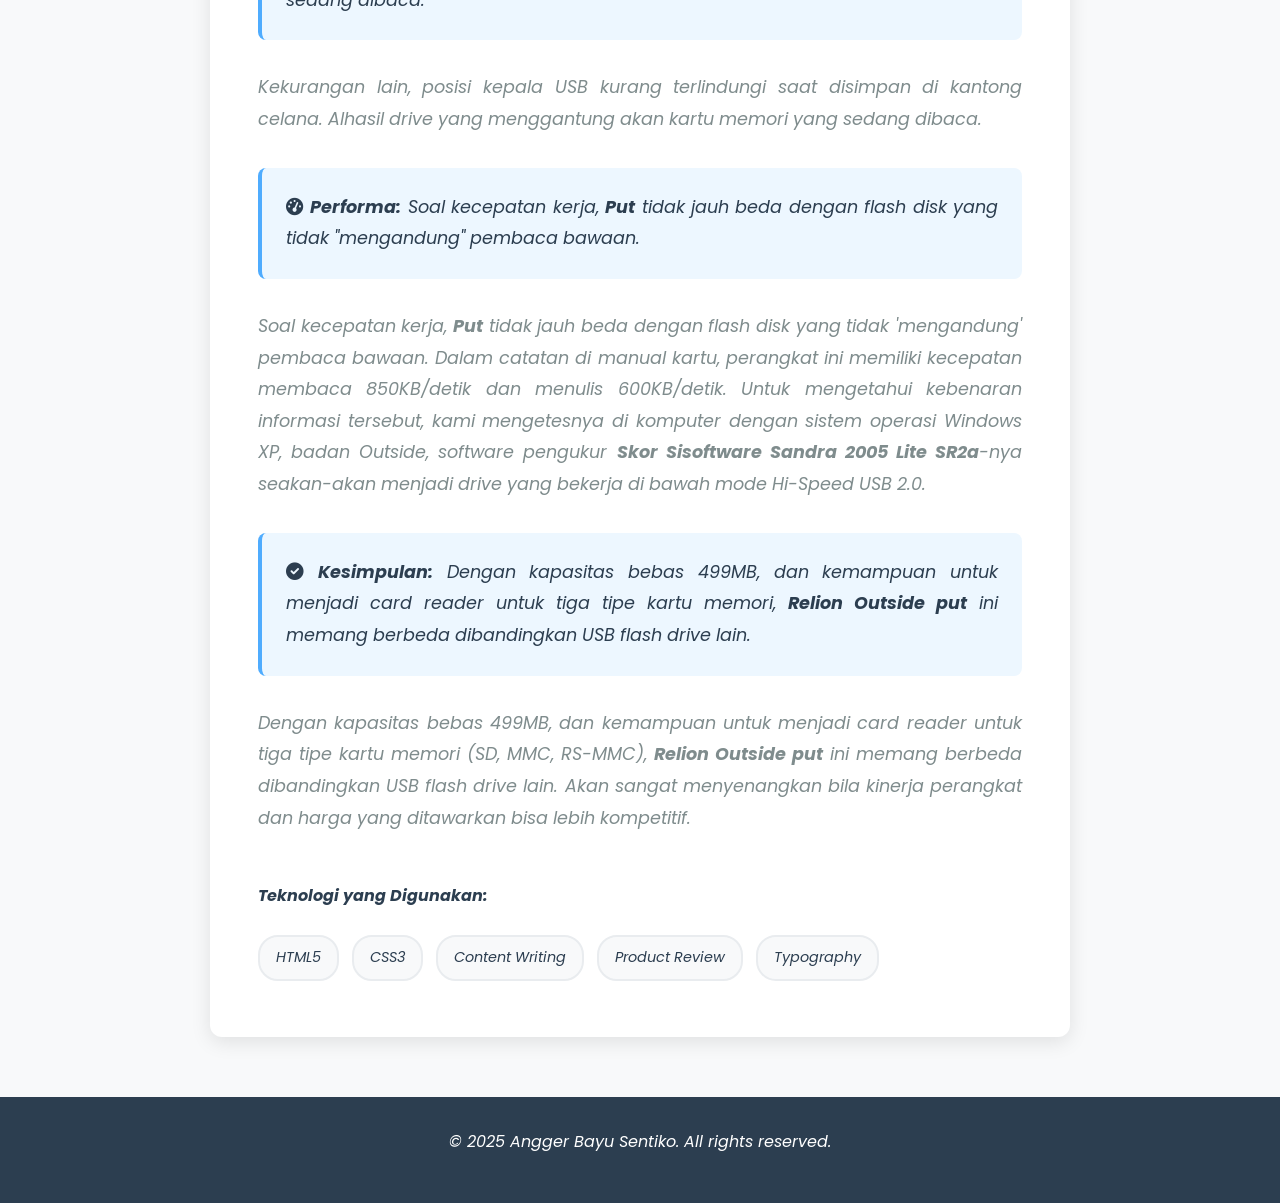
<file: tugas/tugas3.html>
<!DOCTYPE html>
<html lang="id">
<head>
    <meta charset="UTF-8">
    <meta name="viewport" content="width=device-width, initial-scale=1.0">
    <meta name="description" content="Tugas 3 - Product Review USB Drive oleh Angger Bayu Sentiko">
    <title>Tugas 3 - Relion Outside Put™</title>
    <link rel="stylesheet" href="../css/style.css">
    <link rel="stylesheet" href="https://cdnjs.cloudflare.com/ajax/libs/font-awesome/6.0.0/css/all.min.css">
    <link href="https://fonts.googleapis.com/css2?family=Poppins:wght@300;400;600;700&display=swap" rel="stylesheet">
    <style>
        /* Custom styles untuk tugas content */
        .hero {
            min-height: 40vh;
            padding-top: 120px;
            background: linear-gradient(135deg, #4facfe 0%, #00f2fe 100%);
        }

        .content-section {
            padding: 60px 0;
            background-color: var(--bg-light);
        }

        .content-container {
            max-width: 900px;
            margin: 0 auto;
            padding: 0 20px;
        }

        .content-card {
            background-color: var(--white);
            border-radius: 12px;
            box-shadow: 0 5px 20px var(--shadow);
            padding: 3rem;
            line-height: 1.8;
        }

        .content-card h1, .content-card h2 {
            color: var(--primary-color);
            margin-bottom: 1rem;
        }

        .content-card h1 {
            font-size: 2.2rem;
            border-bottom: 3px solid var(--primary-color);
            padding-bottom: 0.5rem;
        }

        .content-card h2 {
            font-size: 1.6rem;
            margin-top: 2rem;
        }

        .content-card p {
            color: var(--text-light);
            font-size: 1.1rem;
            margin-bottom: 1.2rem;
            text-align: justify;
        }

        .back-button {
            position: absolute;
            top: 100px;
            left: 20px;
            background-color: rgba(255, 255, 255, 0.9);
            color: var(--primary-color);
            padding: 10px 20px;
            border-radius: 25px;
            text-decoration: none;
            font-weight: 500;
            transition: all 0.3s ease;
            z-index: 100;
            box-shadow: 0 2px 10px rgba(0,0,0,0.1);
        }

        .back-button:hover {
            background-color: var(--primary-color);
            color: var(--white);
            transform: translateY(-2px);
        }

        .tech-badge {
            display: inline-block;
            background-color: var(--bg-light);
            color: var(--text-dark);
            padding: 0.5rem 1rem;
            border-radius: 20px;
            font-size: 0.9rem;
            margin: 0.5rem 0.5rem 0.5rem 0;
            border: 2px solid var(--border);
        }

        .feature-highlight {
            background-color: rgba(79, 172, 254, 0.1);
            border-left: 4px solid #4facfe;
            padding: 1.5rem;
            margin: 2rem 0;
            border-radius: 8px;
        }

        .feature-highlight p {
            margin: 0;
            color: var(--text-dark);
        }

        @media (max-width: 768px) {
            .back-button {
                top: 80px;
                left: 10px;
                font-size: 0.9rem;
                padding: 8px 16px;
            }

            .content-card {
                padding: 2rem 1.5rem;
            }

            .content-card h1 {
                font-size: 1.8rem;
            }
        }
    </style>
</head>
<body>
    <!-- Navigation -->
    <nav class="navbar">
        <div class="nav-container">
            <a href="../index.html#portfolio" class="nav-logo">Angger</a>
            <div class="nav-menu">
                <a href="../index.html#home" class="nav-link">Beranda</a>
                <a href="../index.html#about" class="nav-link">Tentang</a>
                <a href="../index.html#portfolio" class="nav-link">Portfolio</a>
                <a href="../index.html#contact" class="nav-link">Kontak</a>
            </div>
            <div class="nav-toggle">
                <span></span>
                <span></span>
                <span></span>
            </div>
        </div>
    </nav>

    <!-- Back Button -->
    <a href="tugas.html" class="back-button">
        <i class="fas fa-arrow-left"></i> Kembali ke Daftar Tugas
    </a>

    <!-- Hero Section -->
    <section class="hero">
        <div class="container">
            <div class="hero-content">
                <h1>Tugas 3 - <span>Relion Outside Put™</span></h1>
                <p class="subtitle">Product Review USB Flash Drive</p>
                <p>Review produk teknologi USB Flash Drive Relion Outside Put dengan format penulisan yang profesional dan terstruktur.</p>
            </div>
        </div>
    </section>

    <!-- Content Section -->
    <section class="content-section">
        <div class="content-container">
            <div class="content-card">
                <h2><b>Relion Outside Put™</b></h2>

                <p><i><u>USB flash drive</u> yang mencangkokkan slot kartu memori ke badannya®.</u></p>

                <div class="feature-highlight">
                    <p><i class="fas fa-star"></i> <strong>Inovasi Terbaru:</strong> USB Flash Drive dari Relion ini tergolong inovatif. Selain berfungsi sebagai <i>flash drive</i>, <b><u>Relion Outside put</u></b> bisa dipakai untuk membaca dan menulis tiga tipe kartu memori.</p>
                </div>

                <p>
                    <a href="#" style="color: var(--primary-color); text-decoration: none;">USB Flash Drive</a> dari Relion ini tergolong inovatif. Selain berfungsi sebagai <i>flash drive</i>,
                    <b><u>Relion Outside put</u></b> bisa dipakai untuk membaca dan menulis tiga tipe
                    kartu memori: <b>Secure Digital (SD)</b>, <b>MultiMedia Card (MMC)</b>, dan
                    <b>Reduced-Sized MMC (RS-MMC)</b>. Pasalnya di badannya terdapat sebuah
                    slot yang mampu menampung ketiga buah kartu memori tadi. Walau dikoneksikan ke komputer, alat drive
                    akan terdeteksi.
                </p>

                <div class="feature-highlight">
                    <p><i class="fas fa-exclamation-triangle"></i> <strong>Informasi Kemas:</strong> Cuma informasi di bagian belakang kemasannya agak menyesatkan. Disana tertulis 18in1, yang diperoleh dari 24 tipe kartu memori, mulai dari CF (Compact Flash) sampai xD-Picture card.</p>
                </div>

                <p>
                    Cuma informasi di bagian belakang kemasannya agak menyesatkan. Disana tertulis 18in1, yang diperoleh
                    dari 24 tipe kartu memori, mulai dari CF (Compact Flash) sampai xD-Picture card. Namun, casing card
                    reader-nya adalah model 18in1, sedangkan <i>Outside put</i> (Opsional) di atas ternyata hanya bisa
                    membaca tiga tipe kartu memori seperti yang disebutkan di atas. Memang ada memori ke 24 kartu tersebut.
                    Alangkah baiknya jika box di depan diberi tambahan tulisan yang memberi kejelasan atas isi yang dikandungnya.
                </p>

                <div class="feature-highlight">
                    <p><i class="fas fa-shield-alt"></i> <strong>Kelemahan Desain:</strong> Posisi kepala USB kurang terlindungi saat disimpan di kantong celana. Alhasil drive yang menggantung akan kartu memori yang sedang dibaca.</p>
                </div>

                <p>
                    Kekurangan lain, posisi kepala <i>USB</i> kurang terlindungi saat disimpan di kantong celana.
                    Alhasil drive yang menggantung akan kartu memori yang sedang dibaca.
                </p>

                <div class="feature-highlight">
                    <p><i class="fas fa-tachometer-alt"></i> <strong>Performa:</strong> Soal kecepatan kerja, <b>Put</b> tidak jauh beda dengan flash disk yang tidak "mengandung" pembaca bawaan.</p>
                </div>

                <p>
                    Soal kecepatan kerja, <b>Put</b> tidak jauh beda dengan flash disk yang tidak 'mengandung'
                    pembaca bawaan. Dalam catatan di manual kartu, perangkat ini memiliki kecepatan membaca 850KB/detik
                    dan menulis 600KB/detik. Untuk mengetahui kebenaran informasi tersebut, kami mengetesnya di komputer
                    dengan sistem operasi Windows XP, badan Outside, software pengukur <b>Skor Sisoftware Sandra 2005 Lite SR2a</b>-nya
                    seakan-akan menjadi drive yang bekerja di bawah mode <i>Hi-Speed USB 2.0</i>.
                </p>

                <div class="feature-highlight">
                    <p><i class="fas fa-check-circle"></i> <strong>Kesimpulan:</strong> Dengan kapasitas bebas 499MB, dan kemampuan untuk menjadi card reader untuk tiga tipe kartu memori, <b>Relion Outside put</b> ini memang berbeda dibandingkan USB flash drive lain.</p>
                </div>

                <p>
                    Dengan kapasitas bebas 499MB, dan kemampuan untuk menjadi <i>card reader</i> untuk tiga tipe kartu memori
                    (SD, MMC, RS-MMC), <b>Relion Outside put</b> ini memang berbeda dibandingkan USB flash drive lain.
                    Akan sangat menyenangkan bila kinerja perangkat dan harga yang ditawarkan bisa lebih kompetitif.
                </p>

                <div style="margin-top: 3rem;">
                    <h4 style="margin-bottom: 1rem;">Teknologi yang Digunakan:</h4>
                    <div>
                        <span class="tech-badge">HTML5</span>
                        <span class="tech-badge">CSS3</span>
                        <span class="tech-badge">Content Writing</span>
                        <span class="tech-badge">Product Review</span>
                        <span class="tech-badge">Typography</span>
                    </div>
                </div>
            </div>
        </div>
    </section>

    <!-- Footer -->
    <footer class="footer">
        <div class="container">
            <p>&copy; 2025 Angger Bayu Sentiko. All rights reserved.</p>
        </div>
    </footer>

    <!-- Back to Top Button -->
    <button class="back-to-top" id="backToTop">
        <i class="fas fa-arrow-up"></i>
    </button>

    <script src="../js/tugas-nav.js"></script>
</body>
</html>
</file>
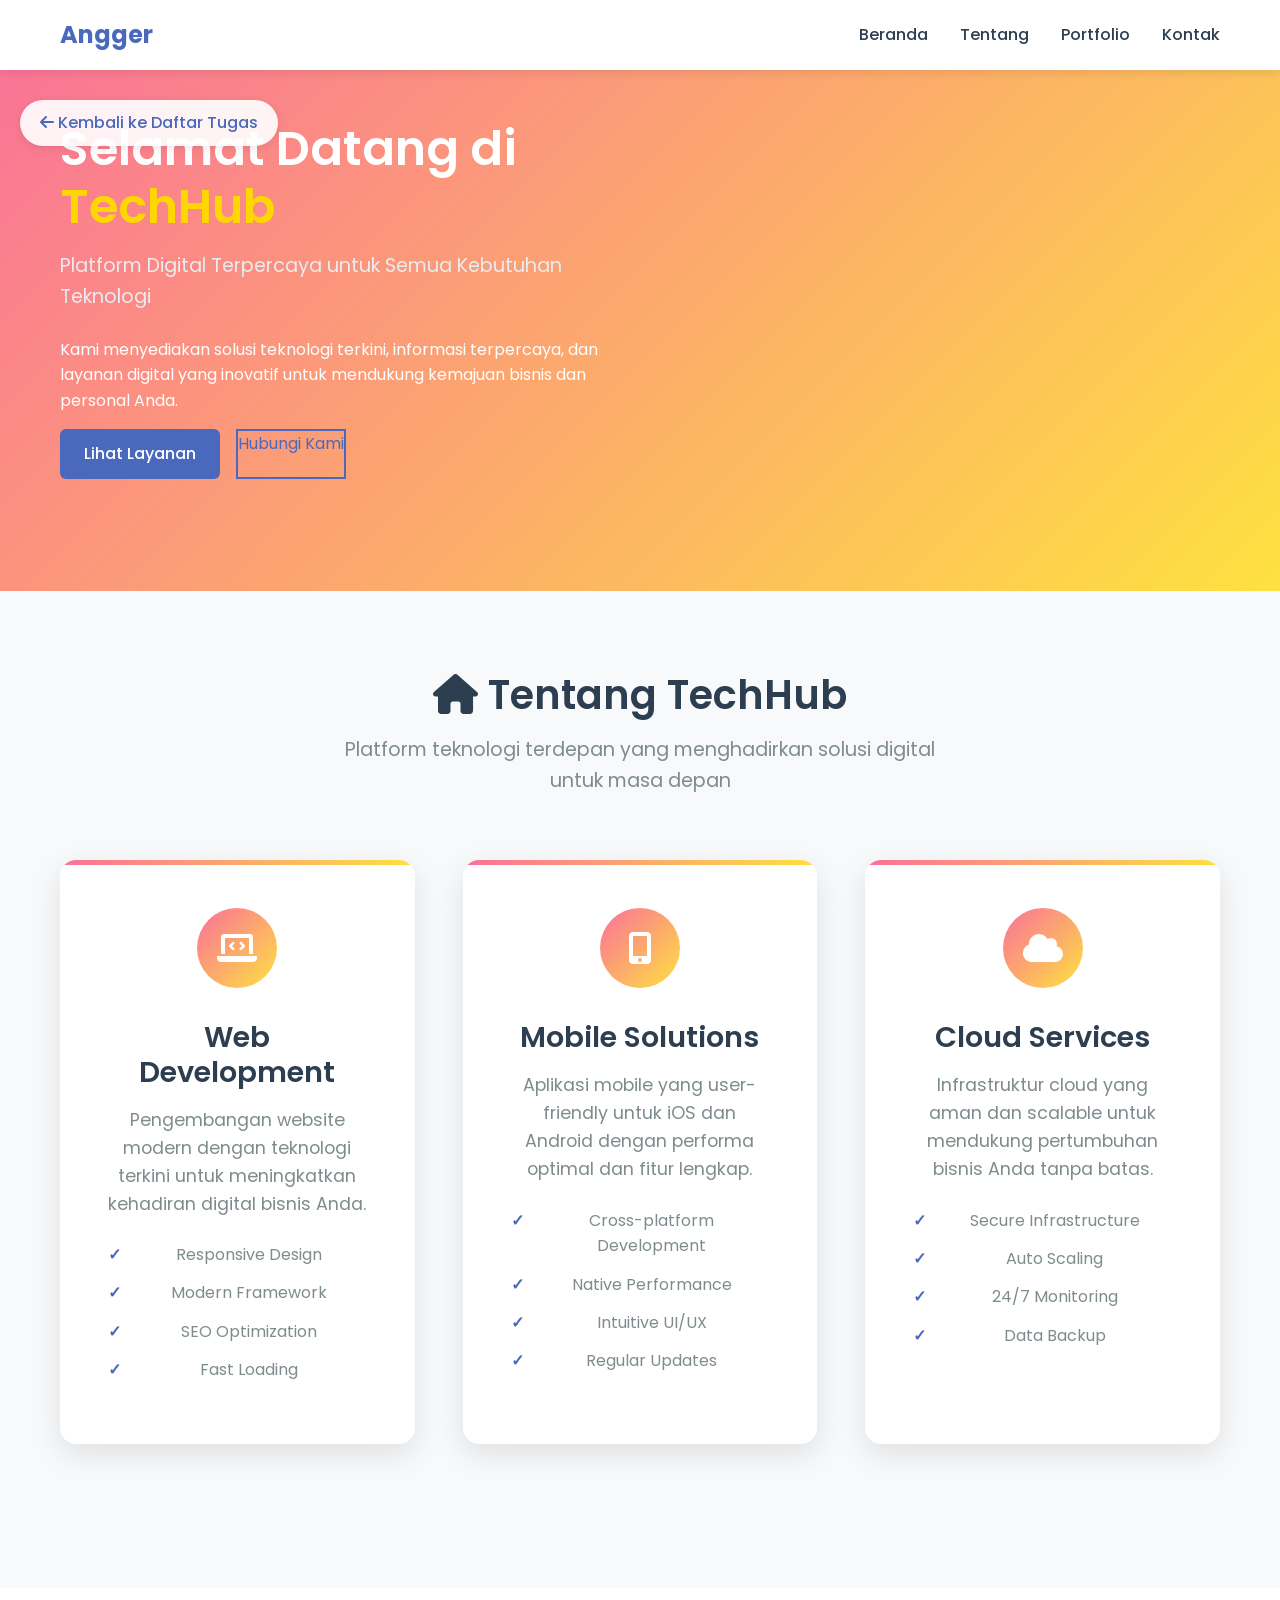
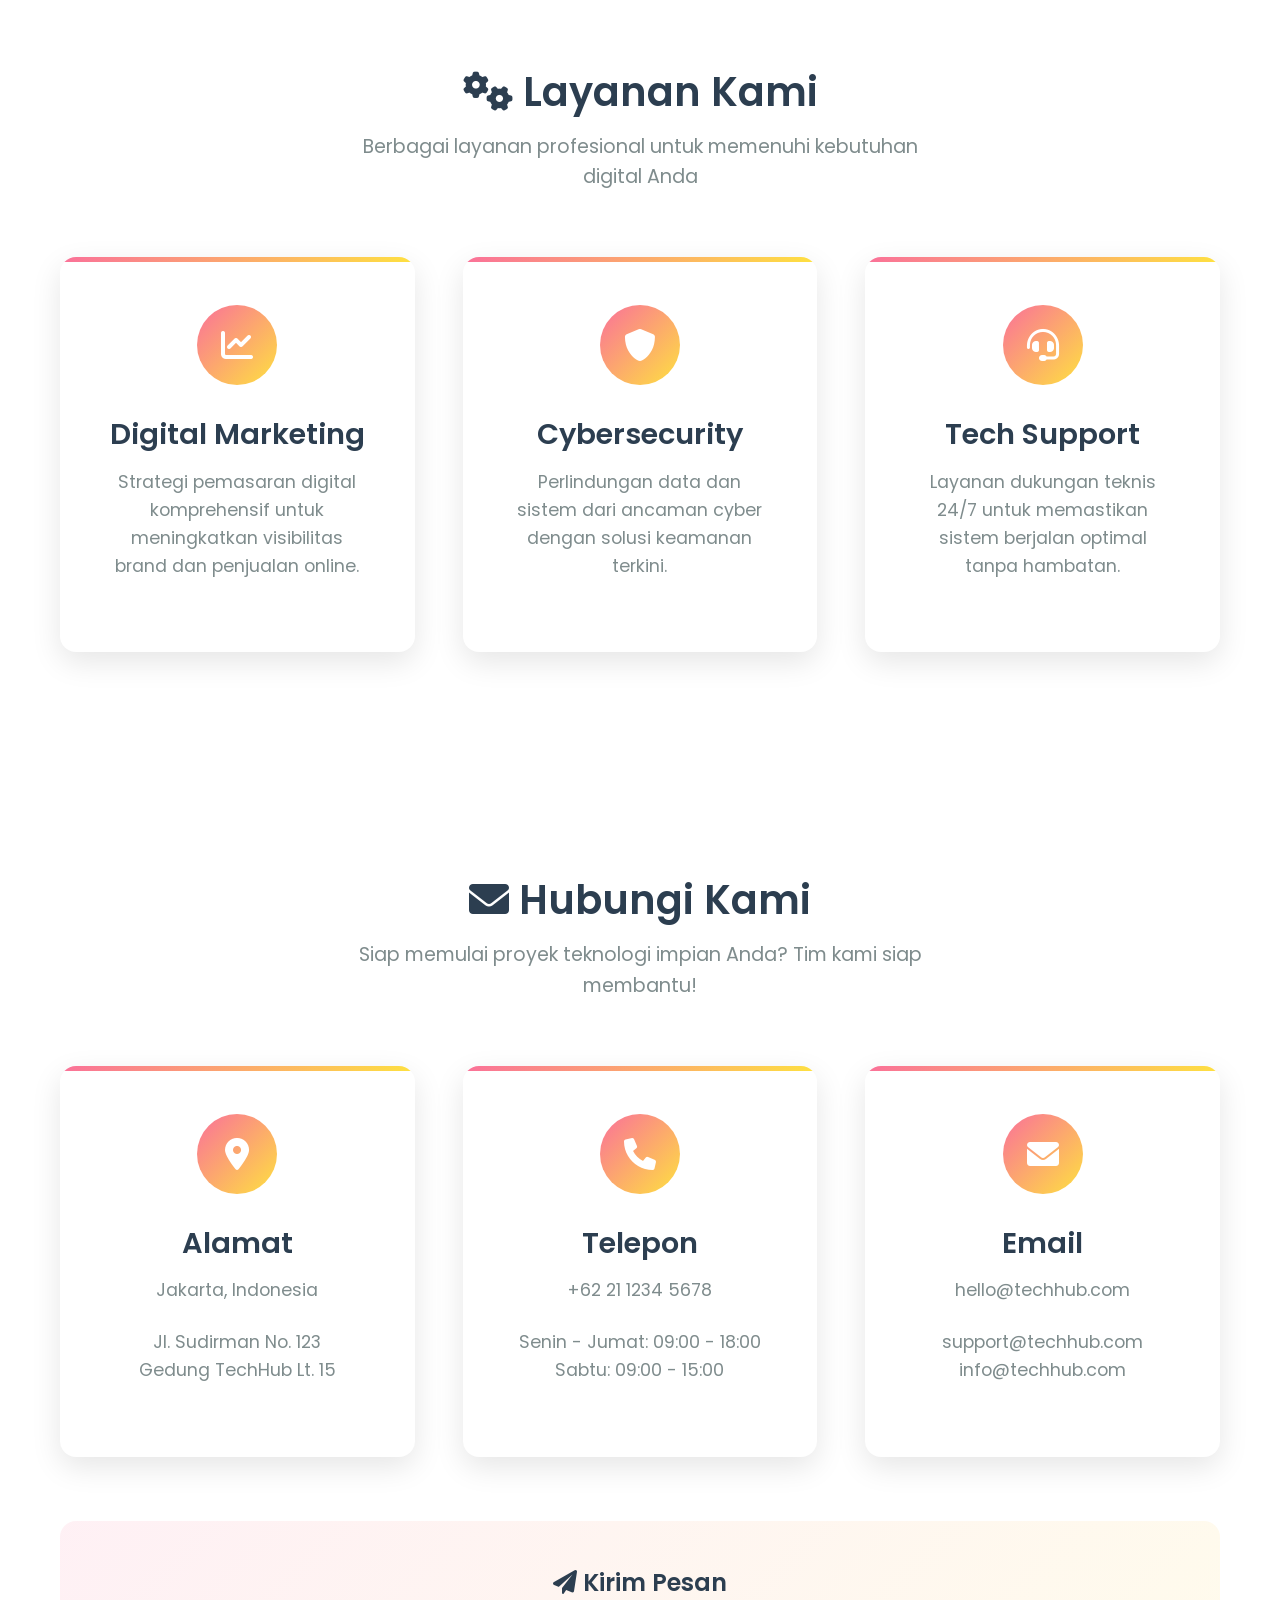
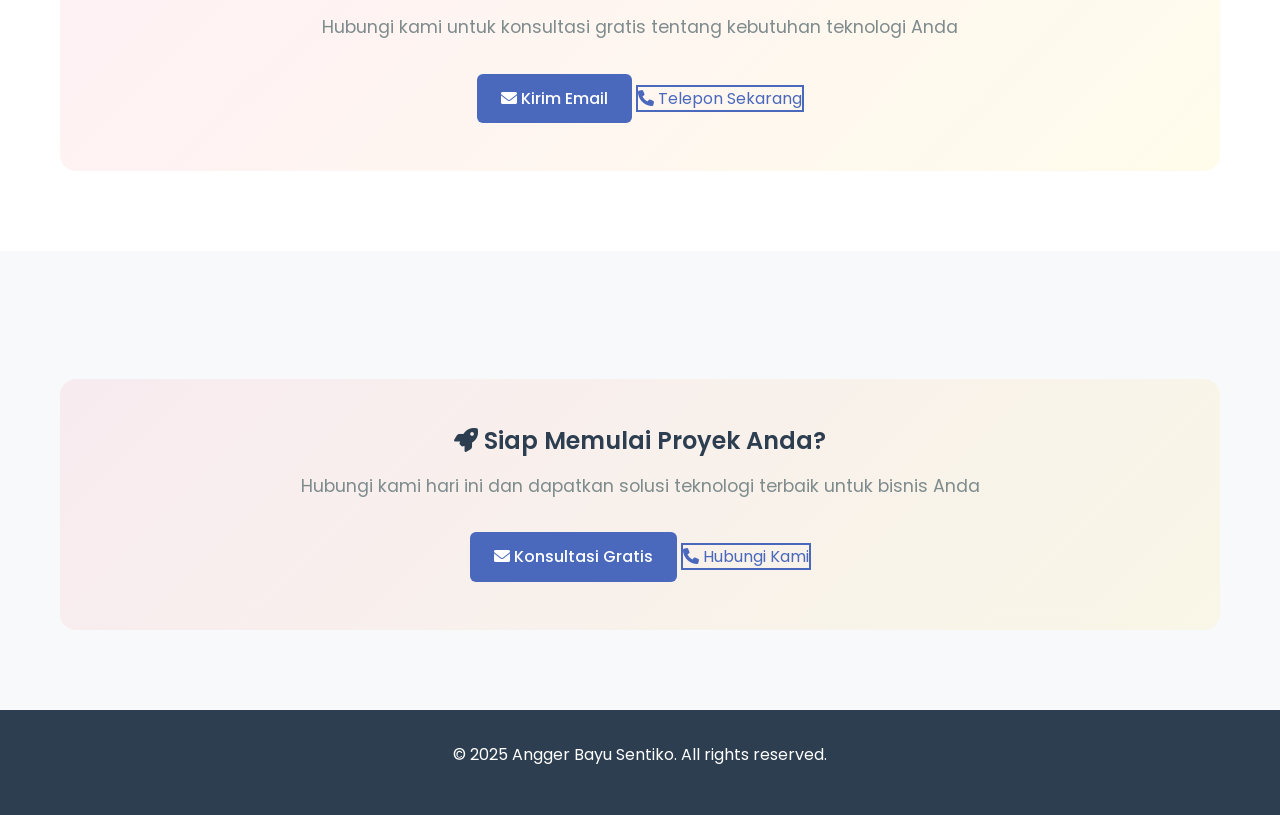
<file: tugas/tugas5.html>
<!DOCTYPE html>
<html lang="id">
<head>
    <meta charset="UTF-8">
    <meta name="viewport" content="width=device-width, initial-scale=1.0">
    <meta name="description" content="Tugas 5 - Homepage Design oleh Angger Bayu Sentiko">
    <title>Tugas 5 - Homepage Design</title>
    <link rel="stylesheet" href="../css/style.css">
    <link rel="stylesheet" href="https://cdnjs.cloudflare.com/ajax/libs/font-awesome/6.0.0/css/all.min.css">
    <link href="https://fonts.googleapis.com/css2?family=Poppins:wght@300;400;600;700&display=swap" rel="stylesheet">
    <style>
        /* Custom styles untuk homepage design */
        .hero {
            min-height: 50vh;
            padding-top: 120px;
            background: linear-gradient(135deg, #fa709a 0%, #fee140 100%);
        }

        .values-section {
            padding: 80px 0;
            background-color: var(--bg-light);
        }

        .values-container {
            max-width: 1200px;
            margin: 0 auto;
            padding: 0 20px;
        }

        .values-intro {
            text-align: center;
            margin-bottom: 4rem;
        }

        .values-intro h2 {
            font-size: 2.5rem;
            color: var(--text-dark);
            margin-bottom: 1rem;
        }

        .values-intro p {
            font-size: 1.2rem;
            color: var(--text-light);
            max-width: 600px;
            margin: 0 auto;
            line-height: 1.6;
        }

        .values-grid {
            display: grid;
            grid-template-columns: repeat(auto-fit, minmax(350px, 1fr));
            gap: 3rem;
            margin-bottom: 4rem;
        }

        .value-card {
            background-color: var(--white);
            border-radius: 16px;
            box-shadow: 0 10px 30px var(--shadow);
            padding: 3rem;
            text-align: center;
            transition: all 0.3s ease;
            position: relative;
            overflow: hidden;
        }

        .value-card::before {
            content: '';
            position: absolute;
            top: 0;
            left: 0;
            right: 0;
            height: 5px;
            background: linear-gradient(135deg, #fa709a 0%, #fee140 100%);
        }

        .value-card:hover {
            transform: translateY(-10px);
            box-shadow: 0 20px 40px rgba(0,0,0,0.15);
        }

        .value-icon {
            width: 80px;
            height: 80px;
            margin: 0 auto 2rem;
            background: linear-gradient(135deg, #fa709a 0%, #fee140 100%);
            border-radius: 50%;
            display: flex;
            align-items: center;
            justify-content: center;
            color: var(--white);
            font-size: 2rem;
        }

        .value-card h3 {
            font-size: 1.8rem;
            color: var(--text-dark);
            margin-bottom: 1rem;
            font-weight: 600;
        }

        .value-card p {
            color: var(--text-light);
            line-height: 1.6;
            font-size: 1.1rem;
            margin-bottom: 1.5rem;
        }

        .value-features {
            list-style: none;
            padding: 0;
            margin-top: 1.5rem;
        }

        .value-features li {
            color: var(--text-light);
            margin-bottom: 0.8rem;
            padding-left: 1.5rem;
            position: relative;
        }

        .value-features li::before {
            content: '✓';
            position: absolute;
            left: 0;
            color: var(--primary-color);
            font-weight: bold;
        }

        .back-button {
            position: absolute;
            top: 100px;
            left: 20px;
            background-color: rgba(255, 255, 255, 0.9);
            color: var(--primary-color);
            padding: 10px 20px;
            border-radius: 25px;
            text-decoration: none;
            font-weight: 500;
            transition: all 0.3s ease;
            z-index: 100;
            box-shadow: 0 2px 10px rgba(0,0,0,0.1);
        }

        .back-button:hover {
            background-color: var(--primary-color);
            color: var(--white);
            transform: translateY(-2px);
        }

        .tech-badge {
            display: inline-block;
            background-color: var(--bg-light);
            color: var(--text-dark);
            padding: 0.5rem 1rem;
            border-radius: 20px;
            font-size: 0.9rem;
            margin: 0.5rem 0.5rem 0.5rem 0;
            border: 2px solid var(--border);
        }

        .cta-section {
            text-align: center;
            padding: 3rem;
            background: linear-gradient(135deg, rgba(250, 112, 154, 0.1), rgba(254, 225, 64, 0.1));
            border-radius: 16px;
            margin-top: 3rem;
        }

        .cta-section h3 {
            color: var(--text-dark);
            font-size: 1.5rem;
            margin-bottom: 1rem;
        }

        .cta-section p {
            color: var(--text-light);
            margin-bottom: 2rem;
            font-size: 1.1rem;
        }

        @media (max-width: 768px) {
            .back-button {
                top: 80px;
                left: 10px;
                font-size: 0.9rem;
                padding: 8px 16px;
            }

            .values-grid {
                grid-template-columns: 1fr;
                gap: 2rem;
            }

            .value-card {
                padding: 2rem;
            }

            .values-intro h2 {
                font-size: 2rem;
            }

            .value-card h3 {
                font-size: 1.5rem;
            }
        }
    </style>
</head>
<body>
    <!-- Navigation -->
    <nav class="navbar">
        <div class="nav-container">
            <a href="../index.html#portfolio" class="nav-logo">Angger</a>
            <div class="nav-menu">
                <a href="../index.html#home" class="nav-link">Beranda</a>
                <a href="../index.html#about" class="nav-link">Tentang</a>
                <a href="../index.html#portfolio" class="nav-link">Portfolio</a>
                <a href="../index.html#contact" class="nav-link">Kontak</a>
            </div>
            <div class="nav-toggle">
                <span></span>
                <span></span>
                <span></span>
            </div>
        </div>
    </nav>

    <!-- Back Button -->
    <a href="tugas.html" class="back-button">
        <i class="fas fa-arrow-left"></i> Kembali ke Daftar Tugas
    </a>

    <!-- Hero Section -->
    <section class="hero">
        <div class="container">
            <div class="hero-content">
                <h1>Selamat Datang di <span>TechHub</span></h1>
                <p class="subtitle">Platform Digital Terpercaya untuk Semua Kebutuhan Teknologi</p>
                <p>Kami menyediakan solusi teknologi terkini, informasi terpercaya, dan layanan digital yang inovatif untuk mendukung kemajuan bisnis dan personal Anda.</p>
                <div class="hero-buttons">
                    <a href="#services" class="btn">Lihat Layanan</a>
                    <a href="#contact" class="btn-outline">Hubungi Kami</a>
                </div>
            </div>
        </div>
    </section>

    <!-- About Section -->
    <section class="values-section" id="about">
        <div class="values-container">
            <div class="values-intro">
                <h2><i class="fas fa-home"></i> Tentang TechHub</h2>
                <p>Platform teknologi terdepan yang menghadirkan solusi digital untuk masa depan</p>
            </div>

            <div class="values-grid">
                <!-- Fitur Card -->
                <div class="value-card">
                    <div class="value-icon">
                        <i class="fas fa-laptop-code"></i>
                    </div>
                    <h3>Web Development</h3>
                    <p>Pengembangan website modern dengan teknologi terkini untuk meningkatkan kehadiran digital bisnis Anda.</p>
                    <ul class="value-features">
                        <li>Responsive Design</li>
                        <li>Modern Framework</li>
                        <li>SEO Optimization</li>
                        <li>Fast Loading</li>
                    </ul>
                </div>

                <!-- Fitur Card -->
                <div class="value-card">
                    <div class="value-icon">
                        <i class="fas fa-mobile-alt"></i>
                    </div>
                    <h3>Mobile Solutions</h3>
                    <p>Aplikasi mobile yang user-friendly untuk iOS dan Android dengan performa optimal dan fitur lengkap.</p>
                    <ul class="value-features">
                        <li>Cross-platform Development</li>
                        <li>Native Performance</li>
                        <li>Intuitive UI/UX</li>
                        <li>Regular Updates</li>
                    </ul>
                </div>

                <!-- Fitur Card -->
                <div class="value-card">
                    <div class="value-icon">
                        <i class="fas fa-cloud"></i>
                    </div>
                    <h3>Cloud Services</h3>
                    <p>Infrastruktur cloud yang aman dan scalable untuk mendukung pertumbuhan bisnis Anda tanpa batas.</p>
                    <ul class="value-features">
                        <li>Secure Infrastructure</li>
                        <li>Auto Scaling</li>
                        <li>24/7 Monitoring</li>
                        <li>Data Backup</li>
                    </ul>
                </div>
            </div>
        </div>
    </section>

    <!-- Services Section -->
    <section class="values-section" id="services" style="background-color: var(--white);">
        <div class="values-container">
            <div class="values-intro">
                <h2><i class="fas fa-cogs"></i> Layanan Kami</h2>
                <p>Berbagai layanan profesional untuk memenuhi kebutuhan digital Anda</p>
            </div>

            <div class="values-grid">
                <div class="value-card">
                    <div class="value-icon">
                        <i class="fas fa-chart-line"></i>
                    </div>
                    <h3>Digital Marketing</h3>
                    <p>Strategi pemasaran digital komprehensif untuk meningkatkan visibilitas brand dan penjualan online.</p>
                </div>

                <div class="value-card">
                    <div class="value-icon">
                        <i class="fas fa-shield-alt"></i>
                    </div>
                    <h3>Cybersecurity</h3>
                    <p>Perlindungan data dan sistem dari ancaman cyber dengan solusi keamanan terkini.</p>
                </div>

                <div class="value-card">
                    <div class="value-icon">
                        <i class="fas fa-headset"></i>
                    </div>
                    <h3>Tech Support</h3>
                    <p>Layanan dukungan teknis 24/7 untuk memastikan sistem berjalan optimal tanpa hambatan.</p>
                </div>
            </div>
        </div>
    </section>

    <!-- Contact Section -->
    <section class="values-section" id="contact" style="background-color: var(--white);">
        <div class="values-container">
            <div class="values-intro">
                <h2><i class="fas fa-envelope"></i> Hubungi Kami</h2>
                <p>Siap memulai proyek teknologi impian Anda? Tim kami siap membantu!</p>
            </div>

            <div class="values-grid">
                <div class="value-card">
                    <div class="value-icon">
                        <i class="fas fa-map-marker-alt"></i>
                    </div>
                    <h3>Alamat</h3>
                    <p>Jakarta, Indonesia</p>
                    <p>Jl. Sudirman No. 123<br>Gedung TechHub Lt. 15</p>
                </div>

                <div class="value-card">
                    <div class="value-icon">
                        <i class="fas fa-phone"></i>
                    </div>
                    <h3>Telepon</h3>
                    <p>+62 21 1234 5678</p>
                    <p>Senin - Jumat: 09:00 - 18:00<br>Sabtu: 09:00 - 15:00</p>
                </div>

                <div class="value-card">
                    <div class="value-icon">
                        <i class="fas fa-envelope"></i>
                    </div>
                    <h3>Email</h3>
                    <p>hello@techhub.com</p>
                    <p>support@techhub.com<br>info@techhub.com</p>
                </div>
            </div>

            <div class="cta-section">
                <h3><i class="fas fa-paper-plane"></i> Kirim Pesan</h3>
                <p>Hubungi kami untuk konsultasi gratis tentang kebutuhan teknologi Anda</p>
                <div>
                    <a href="mailto:hello@techhub.com" class="btn">
                        <i class="fas fa-envelope"></i> Kirim Email
                    </a>
                    <a href="tel:+622112345678" class="btn-outline">
                        <i class="fas fa-phone"></i> Telepon Sekarang
                    </a>
                </div>
            </div>
        </div>
    </section>

    <!-- CTA Section -->
    <section class="values-section">
        <div class="values-container">
            <div class="cta-section">
                <h3><i class="fas fa-rocket"></i> Siap Memulai Proyek Anda?</h3>
                <p>Hubungi kami hari ini dan dapatkan solusi teknologi terbaik untuk bisnis Anda</p>
                <div>
                    <a href="mailto:hello@techhub.com" class="btn">
                        <i class="fas fa-envelope"></i> Konsultasi Gratis
                    </a>
                    <a href="#contact" class="btn-outline">
                        <i class="fas fa-phone"></i> Hubungi Kami
                    </a>
                </div>
            </div>
        </div>
    </section>

    <!-- Footer -->
    <footer class="footer">
        <div class="container">
            <p>&copy; 2025 Angger Bayu Sentiko. All rights reserved.</p>
        </div>
    </footer>

    <!-- Back to Top Button -->
    <button class="back-to-top" id="backToTop">
        <i class="fas fa-arrow-up"></i>
    </button>

    <script src="../js/tugas-nav.js"></script>
    <script>
        // Smooth scrolling for internal links
        document.addEventListener('DOMContentLoaded', function() {
            const navLinks = document.querySelectorAll('a[href^="#"]');

            navLinks.forEach(link => {
                link.addEventListener('click', function(e) {
                    e.preventDefault();
                    const targetId = this.getAttribute('href');
                    const targetSection = document.querySelector(targetId);

                    if (targetSection) {
                        const offsetTop = targetSection.offsetTop - 100;
                        window.scrollTo({
                            top: offsetTop,
                            behavior: 'smooth'
                        });
                    }
                });
            });
        });

        // Add animation on scroll
        const observerOptions = {
            threshold: 0.1,
            rootMargin: '0px 0px -50px 0px'
        };

        const observer = new IntersectionObserver(function(entries) {
            entries.forEach(entry => {
                if (entry.isIntersecting) {
                    entry.target.style.opacity = '1';
                    entry.target.style.transform = 'translateY(0)';
                }
            });
        }, observerOptions);

        // Observe all value cards
        document.querySelectorAll('.value-card').forEach(card => {
            card.style.opacity = '0';
            card.style.transform = 'translateY(30px)';
            card.style.transition = 'opacity 0.6s ease, transform 0.6s ease';
            observer.observe(card);
        });

        // Add interactive hover effects
        document.querySelectorAll('.value-card').forEach(card => {
            card.addEventListener('mouseenter', function() {
                this.querySelector('.value-icon').style.transform = 'scale(1.1) rotate(5deg)';
                this.querySelector('.value-icon').style.transition = 'transform 0.3s ease';
            });

            card.addEventListener('mouseleave', function() {
                this.querySelector('.value-icon').style.transform = 'scale(1) rotate(0deg)';
            });
        });
    </script>
</body>
</html>
</file>
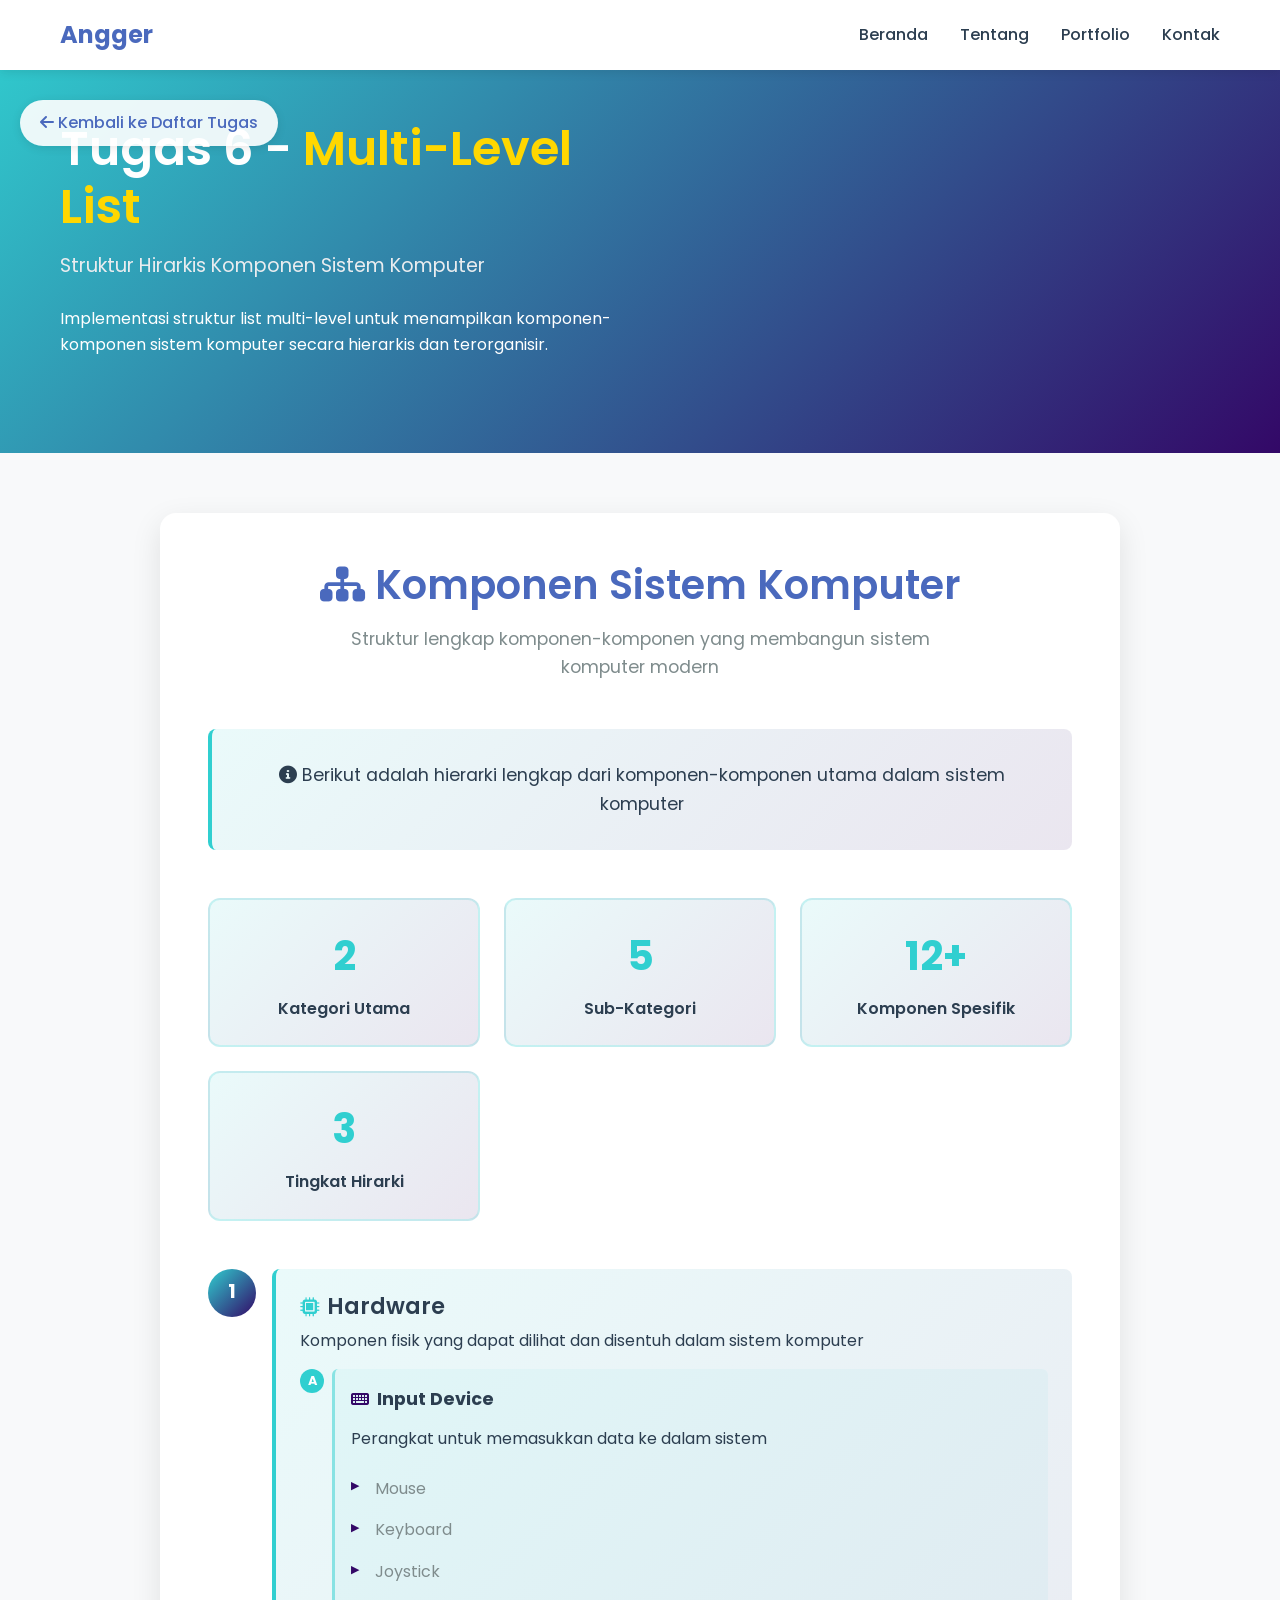
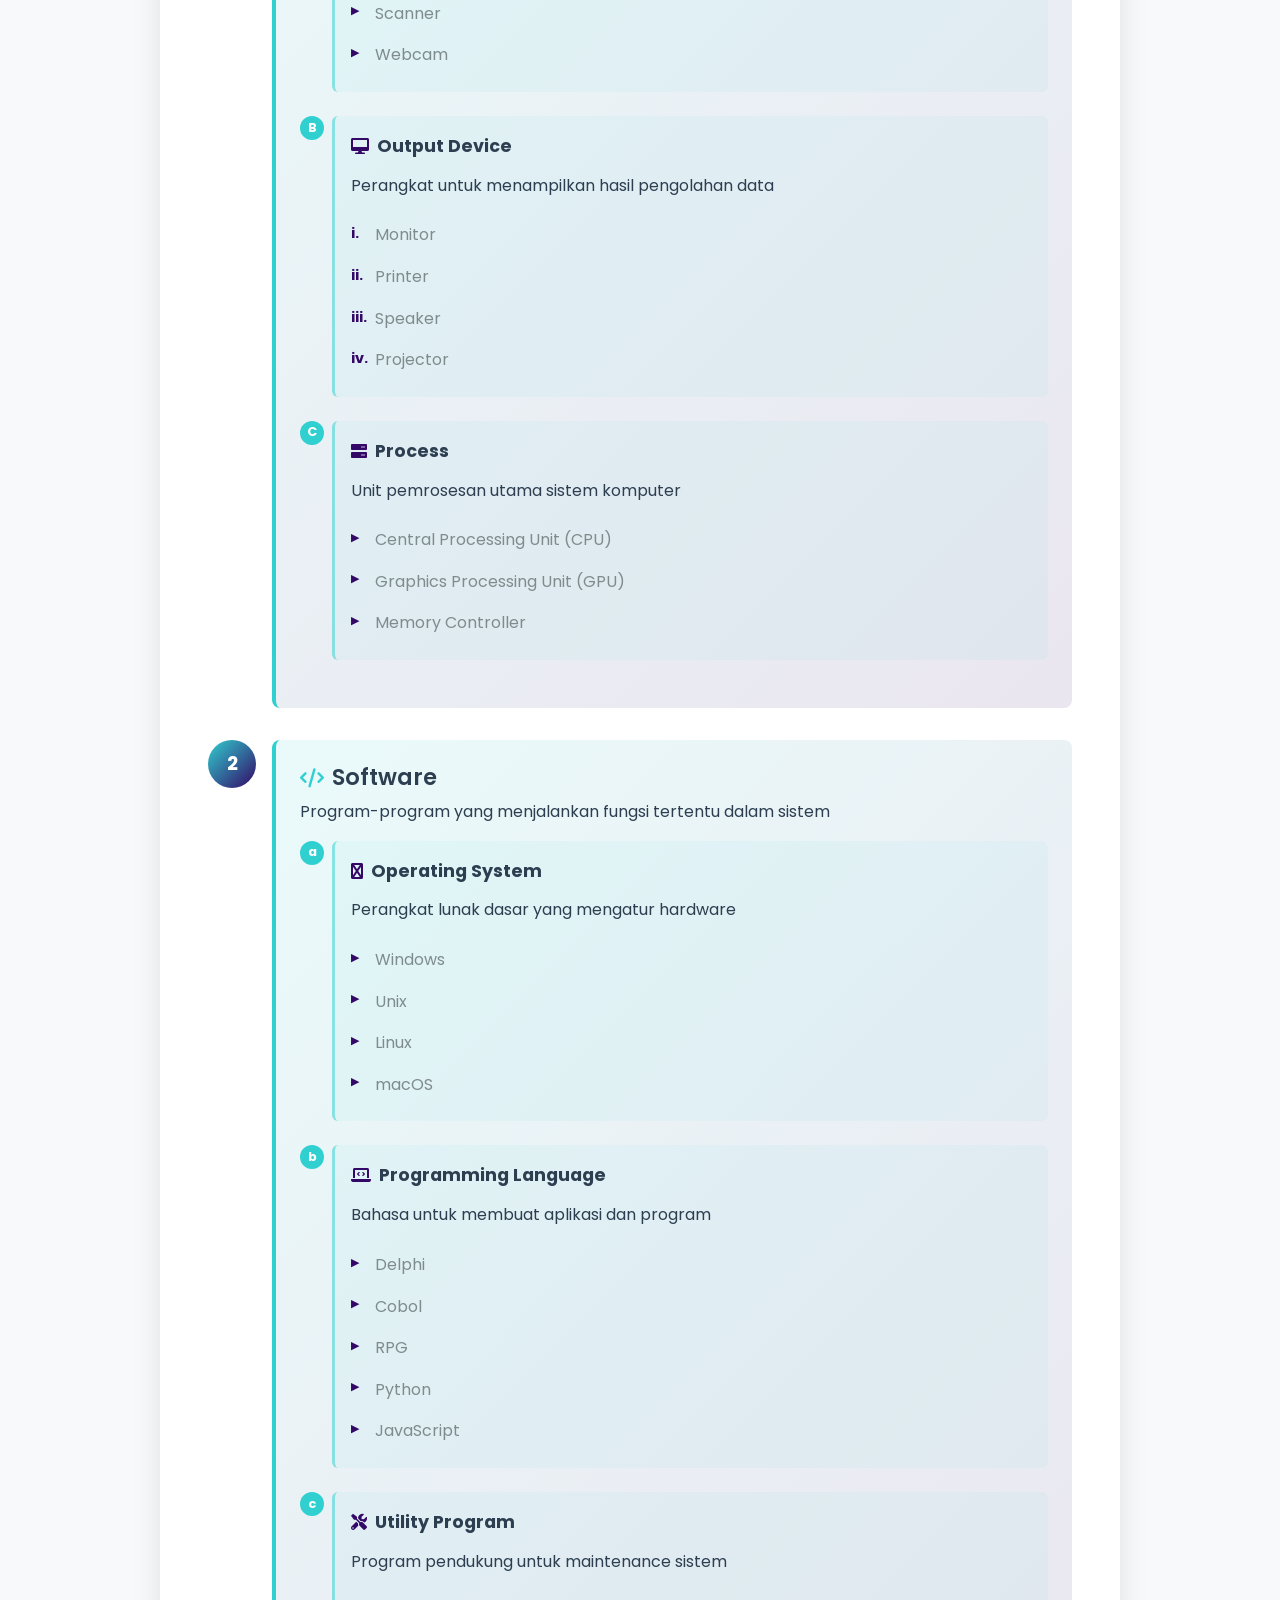
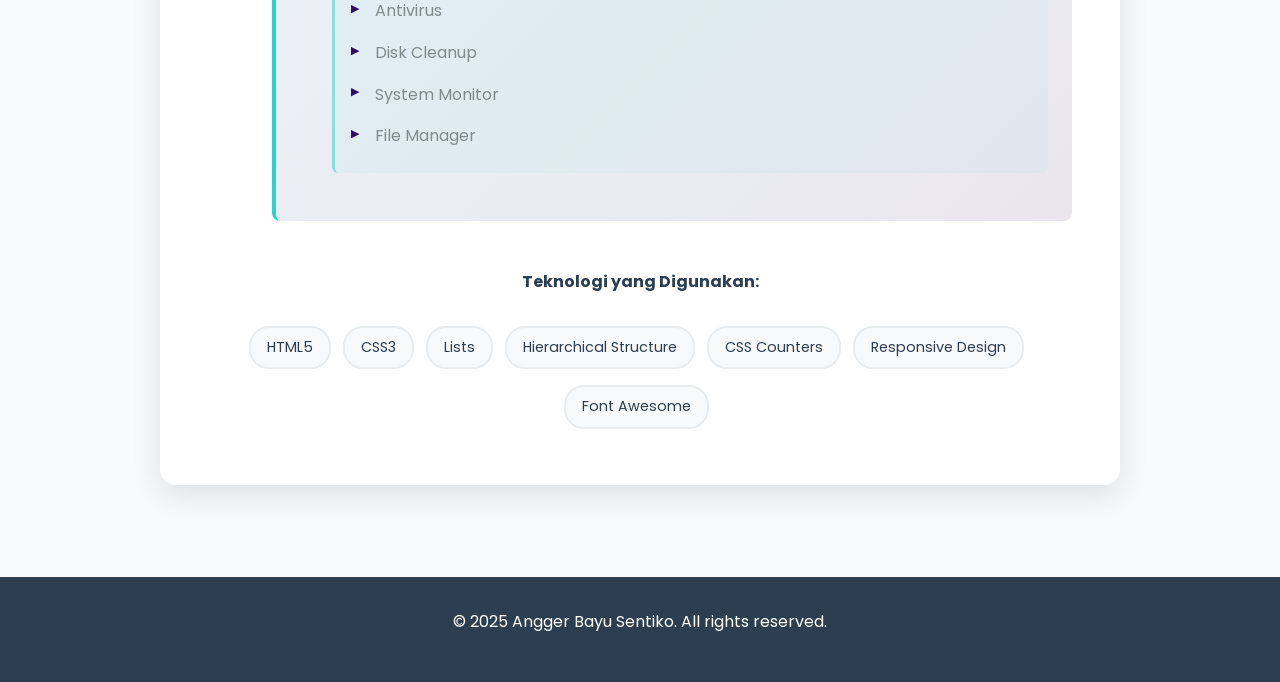
<file: tugas/tugas6.html>
<!DOCTYPE html>
<html lang="id">
<head>
    <meta charset="UTF-8">
    <meta name="viewport" content="width=device-width, initial-scale=1.0">
    <meta name="description" content="Tugas 6 - Multi-Level List oleh Angger Bayu Sentiko">
    <title>Tugas 6 - Multi-Level List</title>
    <link rel="stylesheet" href="../css/style.css">
    <link rel="stylesheet" href="https://cdnjs.cloudflare.com/ajax/libs/font-awesome/6.0.0/css/all.min.css">
    <link href="https://fonts.googleapis.com/css2?family=Poppins:wght@300;400;600;700&display=swap" rel="stylesheet">
    <style>
        /* Custom styles untuk multi-level list */
        .hero {
            min-height: 40vh;
            padding-top: 120px;
            background: linear-gradient(135deg, #30cfd0 0%, #330867 100%);
        }

        .list-section {
            padding: 60px 0;
            background-color: var(--bg-light);
        }

        .list-container {
            max-width: 1000px;
            margin: 0 auto;
            padding: 0 20px;
        }

        .list-card {
            background-color: var(--white);
            border-radius: 16px;
            box-shadow: 0 10px 30px var(--shadow);
            padding: 3rem;
            margin-bottom: 2rem;
        }

        .list-header {
            text-align: center;
            margin-bottom: 3rem;
        }

        .list-header h2 {
            color: var(--primary-color);
            font-size: 2.5rem;
            margin-bottom: 1rem;
        }

        .list-header p {
            color: var(--text-light);
            font-size: 1.1rem;
            max-width: 600px;
            margin: 0 auto;
        }

        .list-content {
            position: relative;
        }

        .list-content ol {
            list-style: none;
            padding-left: 0;
            counter-reset: main-counter;
        }

        .list-content > ol > li {
            counter-increment: main-counter;
            margin-bottom: 2rem;
            position: relative;
            padding-left: 4rem;
        }

        .list-content > ol > li::before {
            content: counter(main-counter);
            position: absolute;
            left: 0;
            top: 0;
            width: 3rem;
            height: 3rem;
            background: linear-gradient(135deg, #30cfd0 0%, #330867 100%);
            color: var(--white);
            border-radius: 50%;
            display: flex;
            align-items: center;
            justify-content: center;
            font-weight: bold;
            font-size: 1.2rem;
        }

        .main-category {
            background: linear-gradient(135deg, rgba(48, 207, 208, 0.1), rgba(51, 8, 103, 0.1));
            border-left: 4px solid #30cfd0;
            padding: 1.5rem;
            border-radius: 8px;
            margin-bottom: 1rem;
        }

        .main-category h3 {
            color: var(--text-dark);
            font-size: 1.4rem;
            margin-bottom: 0.5rem;
            display: flex;
            align-items: center;
            gap: 0.5rem;
        }

        .main-category .category-icon {
            color: #30cfd0;
            font-size: 1.2rem;
        }

        .main-category ol {
            list-style: none;
            padding-left: 0;
            margin-top: 1rem;
        }

        .main-category > ol > li {
            margin-bottom: 1.5rem;
            padding-left: 2rem;
            position: relative;
        }

        .main-category > ol > li::before {
            content: attr(data-counter);
            position: absolute;
            left: 0;
            top: 0;
            width: 1.5rem;
            height: 1.5rem;
            background-color: #30cfd0;
            color: var(--white);
            border-radius: 50%;
            display: flex;
            align-items: center;
            justify-content: center;
            font-size: 0.8rem;
            font-weight: bold;
        }

        .sub-category {
            background-color: rgba(48, 207, 208, 0.05);
            padding: 1rem;
            border-radius: 6px;
            margin-bottom: 1rem;
            border-left: 3px solid rgba(48, 207, 208, 0.5);
        }

        .sub-category h4 {
            color: var(--text-dark);
            font-size: 1.1rem;
            margin-bottom: 0.8rem;
            display: flex;
            align-items: center;
            gap: 0.5rem;
        }

        .sub-category .sub-icon {
            color: #330867;
            font-size: 1rem;
        }

        .sub-category ul, .sub-category ol {
            list-style: none;
            padding-left: 0;
        }

        .sub-category ul li {
            padding: 0.5rem 0;
            padding-left: 1.5rem;
            position: relative;
            color: var(--text-light);
        }

        .sub-category ul li::before {
            content: '▶';
            position: absolute;
            left: 0;
            color: #330867;
            font-size: 0.7rem;
            top: 0.6rem;
        }

        .sub-category ol li {
            padding: 0.5rem 0;
            padding-left: 1.5rem;
            position: relative;
            color: var(--text-light);
        }

        .sub-category ol li::before {
            content: counter(list-item, lower-roman) ".";
            position: absolute;
            left: 0;
            color: #330867;
            font-weight: bold;
            font-size: 0.9rem;
        }

        .back-button {
            position: absolute;
            top: 100px;
            left: 20px;
            background-color: rgba(255, 255, 255, 0.9);
            color: var(--primary-color);
            padding: 10px 20px;
            border-radius: 25px;
            text-decoration: none;
            font-weight: 500;
            transition: all 0.3s ease;
            z-index: 100;
            box-shadow: 0 2px 10px rgba(0,0,0,0.1);
        }

        .back-button:hover {
            background-color: var(--primary-color);
            color: var(--white);
            transform: translateY(-2px);
        }

        .tech-badge {
            display: inline-block;
            background-color: var(--bg-light);
            color: var(--text-dark);
            padding: 0.5rem 1rem;
            border-radius: 20px;
            font-size: 0.9rem;
            margin: 0.5rem 0.5rem 0.5rem 0;
            border: 2px solid var(--border);
        }

        .list-info {
            background: linear-gradient(135deg, rgba(48, 207, 208, 0.1), rgba(51, 8, 103, 0.1));
            border-left: 4px solid #30cfd0;
            padding: 1.5rem;
            margin: 2rem 0;
            border-radius: 8px;
            text-align: center;
        }

        .list-info p {
            margin: 0.5rem 0;
            color: var(--text-dark);
            font-size: 1.1rem;
        }

        .stats-grid {
            display: grid;
            grid-template-columns: repeat(auto-fit, minmax(200px, 1fr));
            gap: 1.5rem;
            margin: 3rem 0;
        }

        .stat-card {
            background: linear-gradient(135deg, rgba(48, 207, 208, 0.1), rgba(51, 8, 103, 0.1));
            padding: 1.5rem;
            border-radius: 12px;
            text-align: center;
            border: 2px solid rgba(48, 207, 208, 0.2);
        }

        .stat-number {
            font-size: 2.5rem;
            font-weight: bold;
            color: #30cfd0;
            margin-bottom: 0.5rem;
        }

        .stat-label {
            color: var(--text-dark);
            font-weight: 600;
        }

        @media (max-width: 768px) {
            .back-button {
                top: 80px;
                left: 10px;
                font-size: 0.9rem;
                padding: 8px 16px;
            }

            .list-card {
                padding: 2rem 1.5rem;
            }

            .list-header h2 {
                font-size: 2rem;
            }

            .main-category {
                padding: 1rem;
            }

            .main-category h3 {
                font-size: 1.2rem;
            }

            .sub-category {
                padding: 0.8rem;
            }

            .stats-grid {
                grid-template-columns: repeat(2, 1fr);
            }
        }
    </style>
</head>
<body>
    <!-- Navigation -->
    <nav class="navbar">
        <div class="nav-container">
            <a href="../index.html#portfolio" class="nav-logo">Angger</a>
            <div class="nav-menu">
                <a href="../index.html#home" class="nav-link">Beranda</a>
                <a href="../index.html#about" class="nav-link">Tentang</a>
                <a href="../index.html#portfolio" class="nav-link">Portfolio</a>
                <a href="../index.html#contact" class="nav-link">Kontak</a>
            </div>
            <div class="nav-toggle">
                <span></span>
                <span></span>
                <span></span>
            </div>
        </div>
    </nav>

    <!-- Back Button -->
    <a href="tugas.html" class="back-button">
        <i class="fas fa-arrow-left"></i> Kembali ke Daftar Tugas
    </a>

    <!-- Hero Section -->
    <section class="hero">
        <div class="container">
            <div class="hero-content">
                <h1>Tugas 6 - <span>Multi-Level List</span></h1>
                <p class="subtitle">Struktur Hirarkis Komponen Sistem Komputer</p>
                <p>Implementasi struktur list multi-level untuk menampilkan komponen-komponen sistem komputer secara hierarkis dan terorganisir.</p>
            </div>
        </div>
    </section>

    <!-- List Section -->
    <section class="list-section">
        <div class="list-container">
            <div class="list-card">
                <div class="list-header">
                    <h2><i class="fas fa-sitemap"></i> Komponen Sistem Komputer</h2>
                    <p>Struktur lengkap komponen-komponen yang membangun sistem komputer modern</p>
                </div>

                <div class="list-info">
                    <p><i class="fas fa-info-circle"></i> Berikut adalah hierarki lengkap dari komponen-komponen utama dalam sistem komputer</p>
                </div>

                <div class="stats-grid">
                    <div class="stat-card">
                        <div class="stat-number">2</div>
                        <div class="stat-label">Kategori Utama</div>
                    </div>
                    <div class="stat-card">
                        <div class="stat-number">5</div>
                        <div class="stat-label">Sub-Kategori</div>
                    </div>
                    <div class="stat-card">
                        <div class="stat-number">12+</div>
                        <div class="stat-label">Komponen Spesifik</div>
                    </div>
                    <div class="stat-card">
                        <div class="stat-number">3</div>
                        <div class="stat-label">Tingkat Hirarki</div>
                    </div>
                </div>

                <div class="list-content">
                    <ol>
                        <!-- Hardware Section -->
                        <li>
                            <div class="main-category">
                                <h3><i class="fas fa-microchip category-icon"></i> Hardware</h3>
                                <p>Komponen fisik yang dapat dilihat dan disentuh dalam sistem komputer</p>
                                <ol>
                                    <li data-counter="A">
                                        <div class="sub-category">
                                            <h4><i class="fas fa-keyboard sub-icon"></i> Input Device</h4>
                                            <p>Perangkat untuk memasukkan data ke dalam sistem</p>
                                            <ul>
                                                <li>Mouse</li>
                                                <li>Keyboard</li>
                                                <li>Joystick</li>
                                                <li>Scanner</li>
                                                <li>Webcam</li>
                                            </ul>
                                        </div>
                                    </li>
                                    <li data-counter="B">
                                        <div class="sub-category">
                                            <h4><i class="fas fa-desktop sub-icon"></i> Output Device</h4>
                                            <p>Perangkat untuk menampilkan hasil pengolahan data</p>
                                            <ol>
                                                <li>Monitor</li>
                                                <li>Printer</li>
                                                <li>Speaker</li>
                                                <li>Projector</li>
                                            </ol>
                                        </div>
                                    </li>
                                    <li data-counter="C">
                                        <div class="sub-category">
                                            <h4><i class="fas fa-server sub-icon"></i> Process</h4>
                                            <p>Unit pemrosesan utama sistem komputer</p>
                                            <ul>
                                                <li>Central Processing Unit (CPU)</li>
                                                <li>Graphics Processing Unit (GPU)</li>
                                                <li>Memory Controller</li>
                                            </ul>
                                        </div>
                                    </li>
                                </ol>
                            </div>
                        </li>

                        <!-- Software Section -->
                        <li>
                            <div class="main-category">
                                <h3><i class="fas fa-code category-icon"></i> Software</h3>
                                <p>Program-program yang menjalankan fungsi tertentu dalam sistem</p>
                                <ol>
                                    <li data-counter="a">
                                        <div class="sub-category">
                                            <h4><i class="fas fa-windows sub-icon"></i> Operating System</h4>
                                            <p>Perangkat lunak dasar yang mengatur hardware</p>
                                            <ul>
                                                <li>Windows</li>
                                                <li>Unix</li>
                                                <li>Linux</li>
                                                <li>macOS</li>
                                            </ul>
                                        </div>
                                    </li>
                                    <li data-counter="b">
                                        <div class="sub-category">
                                            <h4><i class="fas fa-laptop-code sub-icon"></i> Programming Language</h4>
                                            <p>Bahasa untuk membuat aplikasi dan program</p>
                                            <ul>
                                                <li>Delphi</li>
                                                <li>Cobol</li>
                                                <li>RPG</li>
                                                <li>Python</li>
                                                <li>JavaScript</li>
                                            </ul>
                                        </div>
                                    </li>
                                    <li data-counter="c">
                                        <div class="sub-category">
                                            <h4><i class="fas fa-tools sub-icon"></i> Utility Program</h4>
                                            <p>Program pendukung untuk maintenance sistem</p>
                                            <ul>
                                                <li>Antivirus</li>
                                                <li>Disk Cleanup</li>
                                                <li>System Monitor</li>
                                                <li>File Manager</li>
                                            </ul>
                                        </div>
                                    </li>
                                </ol>
                            </div>
                        </li>
                    </ol>
                </div>

                <div style="margin-top: 3rem; text-align: center;">
                    <h4 style="margin-bottom: 1.5rem; color: var(--text-dark);">Teknologi yang Digunakan:</h4>
                    <div>
                        <span class="tech-badge">HTML5</span>
                        <span class="tech-badge">CSS3</span>
                        <span class="tech-badge">Lists</span>
                        <span class="tech-badge">Hierarchical Structure</span>
                        <span class="tech-badge">CSS Counters</span>
                        <span class="tech-badge">Responsive Design</span>
                        <span class="tech-badge">Font Awesome</span>
                    </div>
                </div>
            </div>
        </div>
    </section>

    <!-- Footer -->
    <footer class="footer">
        <div class="container">
            <p>&copy; 2025 Angger Bayu Sentiko. All rights reserved.</p>
        </div>
    </footer>

    <!-- Back to Top Button -->
    <button class="back-to-top" id="backToTop">
        <i class="fas fa-arrow-up"></i>
    </button>

    <script src="../js/tugas-nav.js"></script>
    <script src="js/list-manager.js"></script>
</body>
</html>
</file>
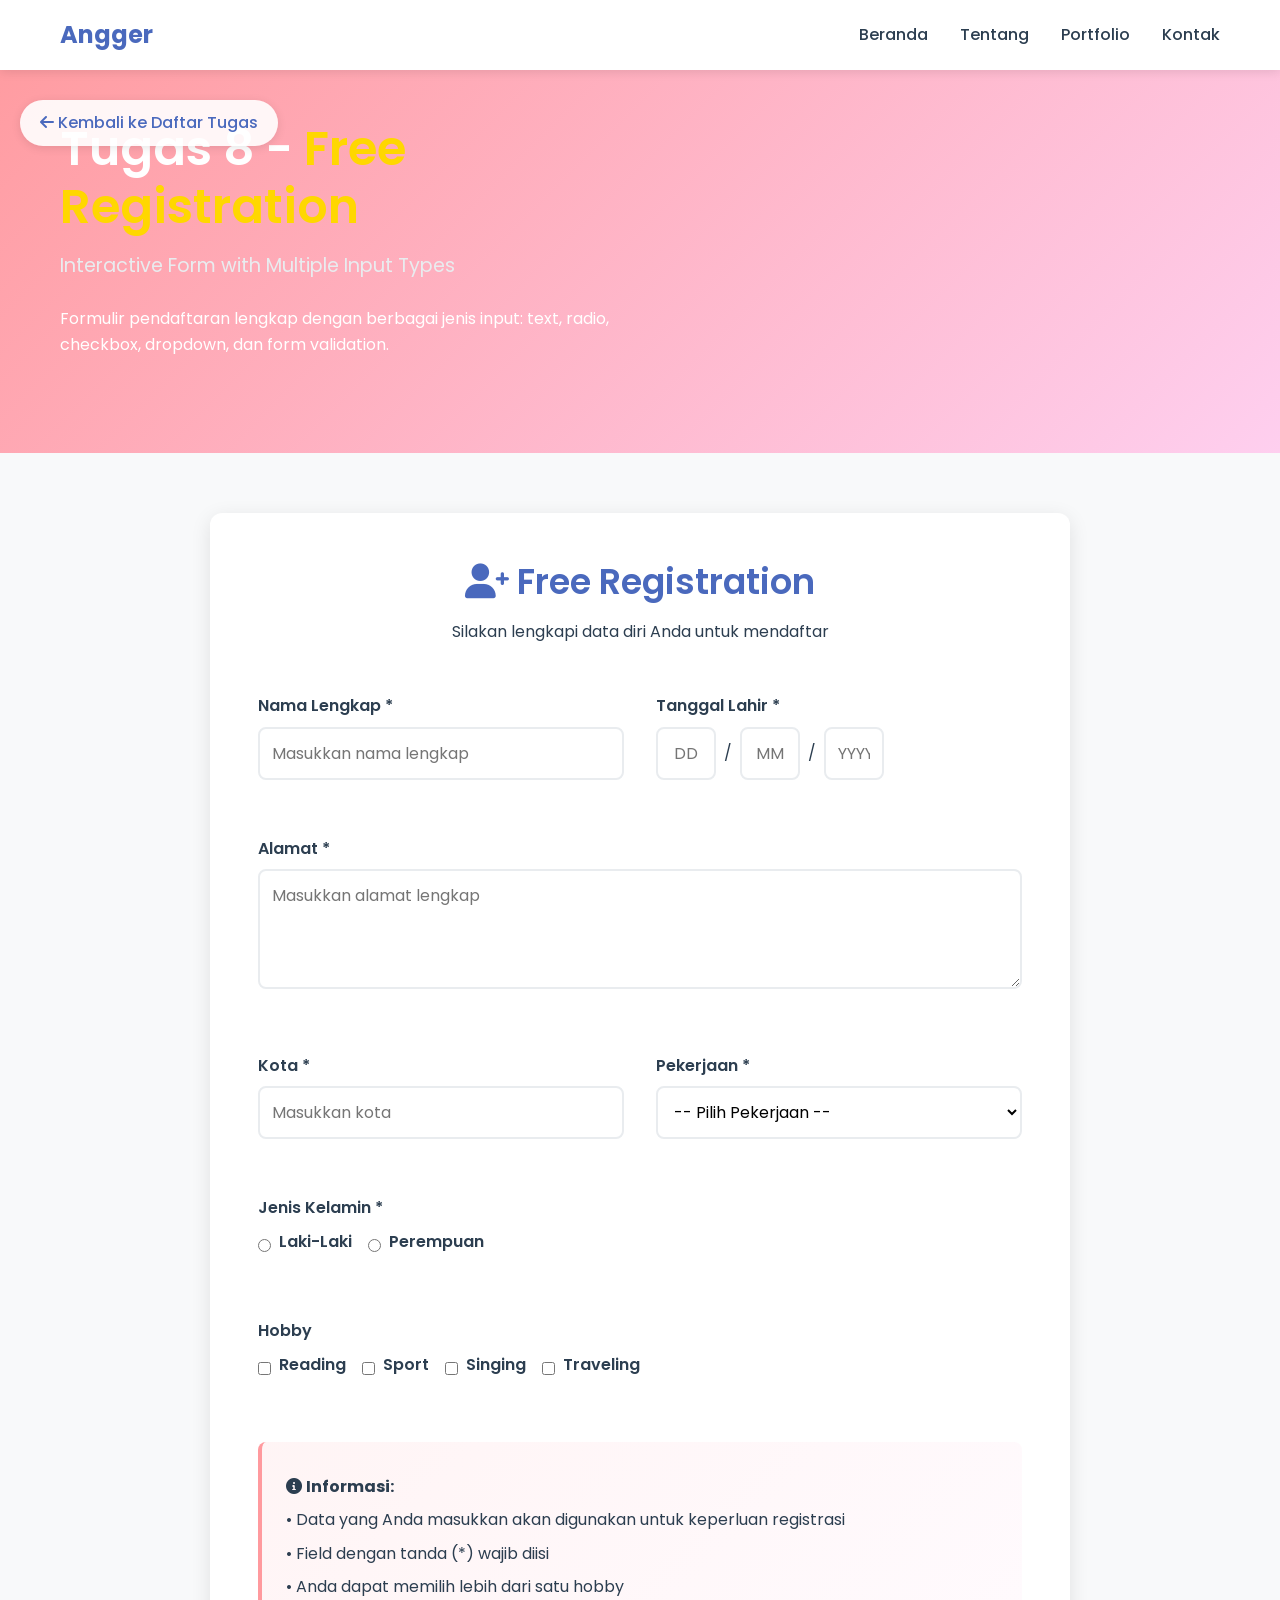
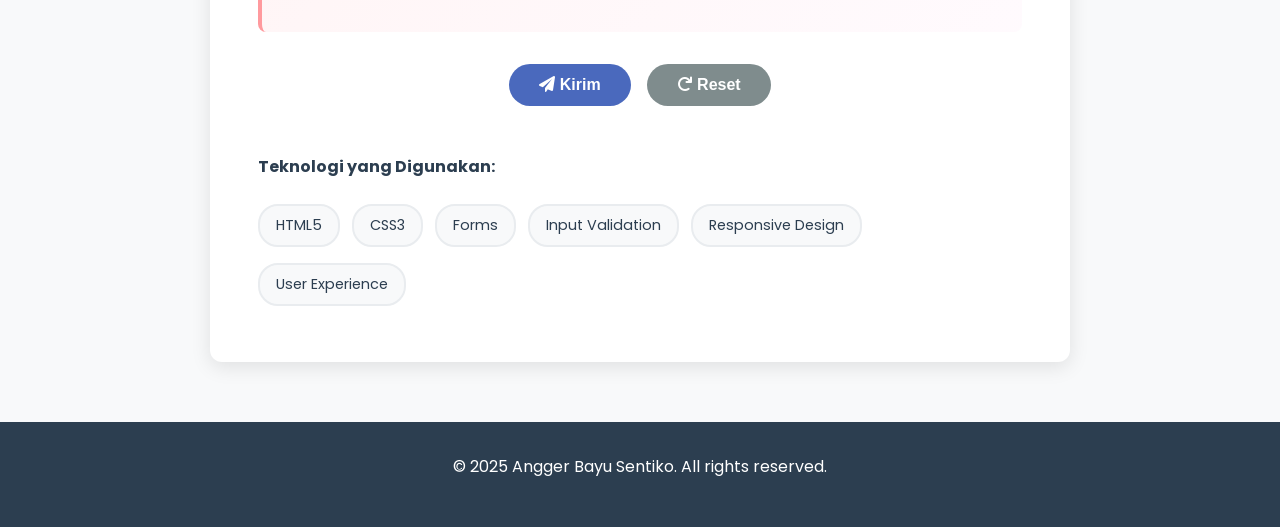
<file: tugas/tugas8.html>
<!DOCTYPE html>
<html lang="id">
<head>
    <meta charset="UTF-8">
    <meta name="viewport" content="width=device-width, initial-scale=1.0">
    <meta name="description" content="Tugas 8 - Registration Form oleh Angger Bayu Sentiko">
    <title>Tugas 8 - Free Registration Form</title>
    <link rel="stylesheet" href="../css/style.css">
    <link rel="stylesheet" href="https://cdnjs.cloudflare.com/ajax/libs/font-awesome/6.0.0/css/all.min.css">
    <link href="https://fonts.googleapis.com/css2?family=Poppins:wght@300;400;600;700&display=swap" rel="stylesheet">
    <style>
        /* Custom styles untuk registration form */
        .hero {
            min-height: 40vh;
            padding-top: 120px;
            background: linear-gradient(135deg, #ff9a9e 0%, #fecfef 100%);
        }

        .form-section {
            padding: 60px 0;
            background-color: var(--bg-light);
        }

        .form-container {
            max-width: 900px;
            margin: 0 auto;
            padding: 0 20px;
        }

        .form-card {
            background-color: var(--white);
            border-radius: 12px;
            box-shadow: 0 5px 20px var(--shadow);
            padding: 3rem;
        }

        .form-header {
            text-align: center;
            margin-bottom: 3rem;
        }

        .form-header h2 {
            color: var(--primary-color);
            font-size: 2.2rem;
            margin-bottom: 1rem;
        }

        .form-grid {
            display: grid;
            grid-template-columns: 1fr 1fr;
            gap: 2rem;
            margin-bottom: 2rem;
        }

        .form-group {
            margin-bottom: 1.5rem;
        }

        .form-group.full-width {
            grid-column: 1 / -1;
        }

        .form-group label {
            display: block;
            color: var(--text-dark);
            font-weight: 600;
            margin-bottom: 0.5rem;
        }

        .form-group input,
        .form-group select,
        .form-group textarea {
            width: 100%;
            padding: 12px;
            border: 2px solid var(--border);
            border-radius: 8px;
            font-family: inherit;
            font-size: 1rem;
            transition: border-color 0.3s ease;
            background-color: var(--white);
        }

        .form-group input:focus,
        .form-group select:focus,
        .form-group textarea:focus {
            outline: none;
            border-color: var(--primary-color);
        }

        .radio-group,
        .checkbox-group {
            display: flex;
            flex-wrap: wrap;
            gap: 1rem;
            margin-top: 0.5rem;
        }

        .radio-option,
        .checkbox-option {
            display: flex;
            align-items: center;
            gap: 0.5rem;
        }

        .radio-option input,
        .checkbox-option input {
            width: auto;
            margin: 0;
        }

        .date-inputs {
            display: flex;
            gap: 0.5rem;
            align-items: center;
        }

        .date-inputs input {
            width: 60px;
            text-align: center;
        }

        .form-actions {
            display: flex;
            gap: 1rem;
            justify-content: center;
            margin-top: 2rem;
        }

        .btn-submit,
        .btn-reset {
            padding: 12px 30px;
            border: none;
            border-radius: 25px;
            font-weight: 600;
            font-size: 1rem;
            cursor: pointer;
            transition: all 0.3s ease;
        }

        .btn-submit {
            background-color: var(--primary-color);
            color: var(--white);
        }

        .btn-submit:hover {
            background-color: var(--secondary-color);
            transform: translateY(-2px);
        }

        .btn-reset {
            background-color: var(--text-light);
            color: var(--white);
        }

        .btn-reset:hover {
            background-color: var(--text-dark);
            transform: translateY(-2px);
        }

        .back-button {
            position: absolute;
            top: 100px;
            left: 20px;
            background-color: rgba(255, 255, 255, 0.9);
            color: var(--primary-color);
            padding: 10px 20px;
            border-radius: 25px;
            text-decoration: none;
            font-weight: 500;
            transition: all 0.3s ease;
            z-index: 100;
            box-shadow: 0 2px 10px rgba(0,0,0,0.1);
        }

        .back-button:hover {
            background-color: var(--primary-color);
            color: var(--white);
            transform: translateY(-2px);
        }

        .tech-badge {
            display: inline-block;
            background-color: var(--bg-light);
            color: var(--text-dark);
            padding: 0.5rem 1rem;
            border-radius: 20px;
            font-size: 0.9rem;
            margin: 0.5rem 0.5rem 0.5rem 0;
            border: 2px solid var(--border);
        }

        .form-info {
            background: linear-gradient(135deg, rgba(255, 154, 158, 0.1), rgba(254, 207, 239, 0.1));
            border-left: 4px solid #ff9a9e;
            padding: 1.5rem;
            margin: 2rem 0;
            border-radius: 8px;
        }

        .form-info p {
            margin: 0.5rem 0;
            color: var(--text-dark);
        }

        @media (max-width: 768px) {
            .back-button {
                top: 80px;
                left: 10px;
                font-size: 0.9rem;
                padding: 8px 16px;
            }

            .form-card {
                padding: 2rem 1.5rem;
            }

            .form-grid {
                grid-template-columns: 1fr;
                gap: 1rem;
            }

            .form-group.full-width {
                grid-column: 1;
            }

            .date-inputs {
                flex-wrap: wrap;
            }

            .form-actions {
                flex-direction: column;
                align-items: center;
            }

            .btn-submit,
            .btn-reset {
                width: 100%;
                max-width: 200px;
            }
        }
    </style>
</head>
<body>
    <!-- Navigation -->
    <nav class="navbar">
        <div class="nav-container">
            <a href="../index.html#portfolio" class="nav-logo">Angger</a>
            <div class="nav-menu">
                <a href="../index.html#home" class="nav-link">Beranda</a>
                <a href="../index.html#about" class="nav-link">Tentang</a>
                <a href="../index.html#portfolio" class="nav-link">Portfolio</a>
                <a href="../index.html#contact" class="nav-link">Kontak</a>
            </div>
            <div class="nav-toggle">
                <span></span>
                <span></span>
                <span></span>
            </div>
        </div>
    </nav>

    <!-- Back Button -->
    <a href="tugas.html" class="back-button">
        <i class="fas fa-arrow-left"></i> Kembali ke Daftar Tugas
    </a>

    <!-- Hero Section -->
    <section class="hero">
        <div class="container">
            <div class="hero-content">
                <h1>Tugas 8 - <span>Free Registration</span></h1>
                <p class="subtitle">Interactive Form with Multiple Input Types</p>
                <p>Formulir pendaftaran lengkap dengan berbagai jenis input: text, radio, checkbox, dropdown, dan form validation.</p>
            </div>
        </div>
    </section>

    <!-- Form Section -->
    <section class="form-section">
        <div class="form-container">
            <div class="form-card">
                <div class="form-header">
                    <h2><i class="fas fa-user-plus"></i> Free Registration</h2>
                    <p>Silakan lengkapi data diri Anda untuk mendaftar</p>
                </div>

                <form id="registrationForm">
                    <div class="form-grid">
                        <!-- Nama Lengkap -->
                        <div class="form-group">
                            <label for="nama">Nama Lengkap *</label>
                            <input type="text" id="nama" name="nama" required placeholder="Masukkan nama lengkap">
                        </div>

                        <!-- Tanggal Lahir -->
                        <div class="form-group">
                            <label>Tanggal Lahir *</label>
                            <div class="date-inputs">
                                <input type="text" name="tgl" placeholder="DD" maxlength="2" required>
                                <span>/</span>
                                <input type="text" name="bln" placeholder="MM" maxlength="2" required>
                                <span>/</span>
                                <input type="text" name="thn" placeholder="YYYY" maxlength="4" required>
                            </div>
                        </div>

                        <!-- Alamat -->
                        <div class="form-group full-width">
                            <label for="alamat">Alamat *</label>
                            <textarea id="alamat" name="alamat" rows="3" required placeholder="Masukkan alamat lengkap"></textarea>
                        </div>

                        <!-- Kota -->
                        <div class="form-group">
                            <label for="kota">Kota *</label>
                            <input type="text" id="kota" name="kota" required placeholder="Masukkan kota">
                        </div>

                        <!-- Pekerjaan -->
                        <div class="form-group">
                            <label for="pekerjaan">Pekerjaan *</label>
                            <select id="pekerjaan" name="pekerjaan" required>
                                <option value="">-- Pilih Pekerjaan --</option>
                                <option value="Tani">Tani</option>
                                <option value="Guru">Guru</option>
                                <option value="Pegawai">Pegawai</option>
                                <option value="Wiraswasta">Wiraswasta</option>
                                <option value="Pelajar">Pelajar</option>
                                <option value="Lainnya">Lainnya</option>
                            </select>
                        </div>

                        <!-- Jenis Kelamin -->
                        <div class="form-group">
                            <label>Jenis Kelamin *</label>
                            <div class="radio-group">
                                <div class="radio-option">
                                    <input type="radio" id="laki" name="jk" value="Laki-Laki" required>
                                    <label for="laki">Laki-Laki</label>
                                </div>
                                <div class="radio-option">
                                    <input type="radio" id="perempuan" name="jk" value="Perempuan" required>
                                    <label for="perempuan">Perempuan</label>
                                </div>
                            </div>
                        </div>

                        <!-- Hobby -->
                        <div class="form-group full-width">
                            <label>Hobby</label>
                            <div class="checkbox-group">
                                <div class="checkbox-option">
                                    <input type="checkbox" id="reading" name="hobby" value="Reading">
                                    <label for="reading">Reading</label>
                                </div>
                                <div class="checkbox-option">
                                    <input type="checkbox" id="sport" name="hobby" value="Sport">
                                    <label for="sport">Sport</label>
                                </div>
                                <div class="checkbox-option">
                                    <input type="checkbox" id="singing" name="hobby" value="Singing">
                                    <label for="singing">Singing</label>
                                </div>
                                <div class="checkbox-option">
                                    <input type="checkbox" id="traveling" name="hobby" value="Traveling">
                                    <label for="traveling">Traveling</label>
                                </div>
                            </div>
                        </div>
                    </div>

                    <div class="form-info">
                        <p><i class="fas fa-info-circle"></i> <strong>Informasi:</strong></p>
                        <p>• Data yang Anda masukkan akan digunakan untuk keperluan registrasi</p>
                        <p>• Field dengan tanda (*) wajib diisi</p>
                        <p>• Anda dapat memilih lebih dari satu hobby</p>
                    </div>

                    <div class="form-actions">
                        <button type="submit" class="btn-submit">
                            <i class="fas fa-paper-plane"></i> Kirim
                        </button>
                        <button type="reset" class="btn-reset">
                            <i class="fas fa-redo"></i> Reset
                        </button>
                    </div>
                </form>

                <div style="margin-top: 3rem;">
                    <h4 style="margin-bottom: 1rem;">Teknologi yang Digunakan:</h4>
                    <div>
                        <span class="tech-badge">HTML5</span>
                        <span class="tech-badge">CSS3</span>
                        <span class="tech-badge">Forms</span>
                        <span class="tech-badge">Input Validation</span>
                        <span class="tech-badge">Responsive Design</span>
                        <span class="tech-badge">User Experience</span>
                    </div>
                </div>
            </div>
        </div>
    </section>

    <!-- Footer -->
    <footer class="footer">
        <div class="container">
            <p>&copy; 2025 Angger Bayu Sentiko. All rights reserved.</p>
        </div>
    </footer>

    <!-- Back to Top Button -->
    <button class="back-to-top" id="backToTop">
        <i class="fas fa-arrow-up"></i>
    </button>

    <script src="../js/tugas-nav.js"></script>
    <script src="js/form-validator.js"></script>
</body>
</html>
</file>
<file: css/style.css>
/* Portfolio Sederhana - Angger Bayu Sentiko */

/* Reset CSS */
* {
    margin: 0;
    padding: 0;
    box-sizing: border-box;
}

/* Variables */
:root {
    --primary-color: #4a69bd;
    --secondary-color: #6c5ce7;
    --text-dark: #2c3e50;
    --text-light: #7f8c8d;
    --bg-light: #f8f9fa;
    --white: #ffffff;
    --border: #e9ecef;
    --shadow: rgba(0, 0, 0, 0.1);
}

/* Base Styles */
body {
    font-family: 'Poppins', sans-serif;
    line-height: 1.6;
    color: var(--text-dark);
    background-color: var(--white);
}

.container {
    max-width: 1200px;
    margin: 0 auto;
    padding: 0 20px;
}

h1, h2, h3 {
    font-weight: 600;
    line-height: 1.2;
    margin-bottom: 1rem;
}

h1 { font-size: 2.5rem; }
h2 { font-size: 2rem; }
h3 { font-size: 1.5rem; }

p {
    margin-bottom: 1rem;
}

a {
    text-decoration: none;
    color: var(--primary-color);
    transition: color 0.3s ease;
}

a:hover {
    color: var(--secondary-color);
}

/* Buttons */
.btn {
    display: inline-block;
    padding: 12px 24px;
    background-color: var(--primary-color);
    color: var(--white);
    border: none;
    border-radius: 6px;
    font-weight: 500;
    text-align: center;
    cursor: pointer;
    transition: all 0.3s ease;
}

.btn:hover {
    background-color: var(--secondary-color);
    transform: translateY(-2px);
}

.btn-outline {
    background-color: transparent;
    color: var(--primary-color);
    border: 2px solid var(--primary-color);
}

.btn-outline:hover {
    background-color: var(--primary-color);
    color: var(--white);
}

.btn-small {
    padding: 8px 16px;
    font-size: 0.9rem;
}

.btn-small-outline {
    padding: 8px 16px;
    font-size: 0.9rem;
    background-color: transparent;
    color: var(--primary-color);
    border: 1px solid var(--primary-color);
}

/* Navigation */
.navbar {
    position: fixed;
    top: 0;
    width: 100%;
    background-color: var(--white);
    box-shadow: 0 2px 10px var(--shadow);
    z-index: 1000;
    transition: all 0.3s ease;
}

.nav-container {
    max-width: 1200px;
    margin: 0 auto;
    padding: 0 20px;
    display: flex;
    justify-content: space-between;
    align-items: center;
    height: 70px;
}

.nav-logo {
    font-size: 1.5rem;
    font-weight: 700;
    color: var(--primary-color);
}

.nav-menu {
    display: flex;
    gap: 2rem;
}

.nav-link {
    font-weight: 500;
    color: var(--text-dark);
    transition: color 0.3s ease;
}

.nav-link:hover {
    color: var(--primary-color);
}

.nav-toggle {
    display: none;
    flex-direction: column;
    cursor: pointer;
}

.nav-toggle span {
    width: 25px;
    height: 3px;
    background-color: var(--text-dark);
    margin: 3px 0;
    transition: 0.3s;
}

/* Hero Section */
.hero {
    min-height: 100vh;
    display: flex;
    align-items: center;
    background: linear-gradient(135deg, #667eea 0%, #764ba2 100%);
    color: var(--white);
    padding-top: 70px;
}

.hero .container {
    display: grid;
    grid-template-columns: 1fr 1fr;
    gap: 3rem;
    align-items: center;
}

.hero h1 {
    font-size: 3rem;
    margin-bottom: 1rem;
}

.hero h1 span {
    color: #ffd700;
}

.subtitle {
    font-size: 1.2rem;
    margin-bottom: 1.5rem;
    color: #e9ecef;
}

.hero-buttons {
    display: flex;
    gap: 1rem;
    margin-bottom: 2rem;
}

.hero-social {
    display: flex;
    gap: 1rem;
}

.hero-social a {
    display: flex;
    align-items: center;
    justify-content: center;
    width: 40px;
    height: 40px;
    background-color: rgba(255, 255, 255, 0.1);
    border-radius: 50%;
    color: var(--white);
    transition: all 0.3s ease;
}

.hero-social a:hover {
    background-color: var(--white);
    color: var(--primary-color);
}

.profile-img {
    width: 300px;
    height: 300px;
    border-radius: 50%;
    overflow: hidden;
    border: 5px solid var(--white);
    box-shadow: 0 10px 30px rgba(0, 0, 0, 0.3);
}

.profile-img img {
    width: 100%;
    height: 100%;
    object-fit: cover;
}

/* Section Styles */
section {
    padding: 80px 0;
}

.section-title {
    text-align: center;
    font-size: 2.5rem;
    margin-bottom: 3rem;
    color: var(--text-dark);
}

/* About Section */
.about {
    background-color: var(--bg-light);
}

.about-content {
    display: grid;
    grid-template-columns: 1fr 1fr;
    gap: 3rem;
}

.about-text p {
    font-size: 1.1rem;
    margin-bottom: 1.5rem;
}

.skills {
    margin-top: 2rem;
}

.skill-tags {
    display: flex;
    flex-wrap: wrap;
    gap: 0.5rem;
}

.skill-tag {
    background-color: var(--primary-color);
    color: var(--white);
    padding: 0.5rem 1rem;
    border-radius: 20px;
    font-size: 0.9rem;
}

.info-grid {
    display: grid;
    gap: 1rem;
}

.info-item {
    display: flex;
    justify-content: space-between;
    padding: 1rem;
    background-color: var(--white);
    border-radius: 8px;
    box-shadow: 0 2px 10px var(--shadow);
}

.info-item strong {
    color: var(--primary-color);
}

/* Portfolio Section */
.portfolio-grid {
    display: grid;
    grid-template-columns: repeat(auto-fit, minmax(300px, 1fr));
    gap: 2rem;
}

.portfolio-item {
    background-color: var(--white);
    border-radius: 12px;
    overflow: hidden;
    box-shadow: 0 5px 20px var(--shadow);
    transition: transform 0.3s ease;
}

.portfolio-item:hover {
    transform: translateY(-10px);
}

.portfolio-image {
    height: 200px;
    overflow: hidden;
}

.portfolio-image img {
    width: 100%;
    height: 100%;
    object-fit: cover;
    transition: transform 0.3s ease;
}

.portfolio-item:hover .portfolio-image img {
    transform: scale(1.1);
}

.portfolio-content {
    padding: 1.5rem;
}

.portfolio-content h3 {
    margin-bottom: 0.5rem;
    color: var(--text-dark);
}

.portfolio-content p {
    color: var(--text-light);
    margin-bottom: 1rem;
}

.portfolio-tech {
    display: flex;
    flex-wrap: wrap;
    gap: 0.5rem;
    margin-bottom: 1rem;
}

.portfolio-tech span {
    background-color: var(--bg-light);
    color: var(--text-dark);
    padding: 0.25rem 0.75rem;
    border-radius: 15px;
    font-size: 0.8rem;
}

.portfolio-links {
    display: flex;
    gap: 1rem;
}

/* Contact Section */
.contact {
    background-color: var(--bg-light);
}

.contact-content {
    display: grid;
    grid-template-columns: 1fr 1fr;
    gap: 3rem;
}

.contact-info h3 {
    margin-bottom: 1rem;
    color: var(--text-dark);
}

.contact-details {
    margin: 2rem 0;
}

.contact-item {
    display: flex;
    align-items: center;
    gap: 1rem;
    margin-bottom: 1rem;
}

.contact-item i {
    width: 40px;
    height: 40px;
    background-color: var(--primary-color);
    color: var(--white);
    display: flex;
    align-items: center;
    justify-content: center;
    border-radius: 50%;
}

.contact-item div {
    display: flex;
    flex-direction: column;
}

.contact-item strong {
    color: var(--text-dark);
}

.contact-item span {
    color: var(--text-light);
}

.social-links {
    display: flex;
    gap: 1rem;
    margin-top: 1rem;
}

.social-links a {
    display: flex;
    align-items: center;
    justify-content: center;
    width: 40px;
    height: 40px;
    background-color: var(--primary-color);
    color: var(--white);
    border-radius: 50%;
    transition: all 0.3s ease;
}

.social-links a:hover {
    background-color: var(--secondary-color);
}

.contact-form {
    background-color: var(--white);
    padding: 2rem;
    border-radius: 12px;
    box-shadow: 0 5px 20px var(--shadow);
}

.contact-form h3 {
    margin-bottom: 1.5rem;
    text-align: center;
    color: var(--text-dark);
}

.form-group {
    margin-bottom: 1rem;
}

.form-group input,
.form-group textarea {
    width: 100%;
    padding: 12px;
    border: 1px solid var(--border);
    border-radius: 6px;
    font-family: inherit;
    font-size: 1rem;
    transition: border-color 0.3s ease;
}

.form-group input:focus,
.form-group textarea:focus {
    outline: none;
    border-color: var(--primary-color);
}

.form-group textarea {
    resize: vertical;
    min-height: 120px;
}

/* Footer */
.footer {
    background-color: var(--text-dark);
    color: var(--white);
    text-align: center;
    padding: 2rem 0;
}

/* Back to Top Button */
.back-to-top {
    position: fixed;
    bottom: 30px;
    right: 30px;
    width: 50px;
    height: 50px;
    background-color: var(--primary-color);
    color: var(--white);
    border: none;
    border-radius: 50%;
    cursor: pointer;
    display: flex;
    align-items: center;
    justify-content: center;
    opacity: 0;
    visibility: hidden;
    transition: all 0.3s ease;
    z-index: 999;
}

.back-to-top.visible {
    opacity: 1;
    visibility: visible;
}

.back-to-top:hover {
    background-color: var(--secondary-color);
}

/* Responsive Design */
@media (max-width: 768px) {
    .nav-menu {
        position: fixed;
        top: 70px;
        right: -100%;
        width: 100%;
        height: calc(100vh - 70px);
        background-color: var(--white);
        flex-direction: column;
        justify-content: center;
        align-items: center;
        transition: right 0.3s ease;
    }

    .nav-menu.active {
        right: 0;
    }

    .nav-toggle {
        display: flex;
    }

    .nav-toggle.active span:nth-child(1) {
        transform: rotate(-45deg) translate(-5px, 6px);
    }

    .nav-toggle.active span:nth-child(2) {
        opacity: 0;
    }

    .nav-toggle.active span:nth-child(3) {
        transform: rotate(45deg) translate(-5px, -6px);
    }

    .hero .container,
    .about-content,
    .contact-content {
        grid-template-columns: 1fr;
        text-align: center;
    }

    .hero h1 {
        font-size: 2rem;
    }

    .profile-img {
        margin: 0 auto;
    }

    .hero-buttons {
        justify-content: center;
        flex-wrap: wrap;
    }

    .hero-social {
        justify-content: center;
    }

    .info-item {
        flex-direction: column;
        text-align: left;
        gap: 0.5rem;
    }

    .portfolio-grid {
        grid-template-columns: 1fr;
    }

    .contact-item {
        flex-direction: column;
        text-align: center;
    }

    .social-links {
        justify-content: center;
    }
}

@media (max-width: 480px) {
    h1 { font-size: 2rem; }
    h2 { font-size: 1.5rem; }

    .hero {
        min-height: auto;
        padding: 100px 0 50px;
    }

    .profile-img {
        width: 250px;
        height: 250px;
    }

    section {
        padding: 50px 0;
    }

    .portfolio-content {
        padding: 1rem;
    }

    .contact-form {
        padding: 1.5rem;
    }
}

/* Animations */
@keyframes fadeIn {
    from {
        opacity: 0;
        transform: translateY(30px);
    }
    to {
        opacity: 1;
        transform: translateY(0);
    }
}

.animate-fade-in {
    animation: fadeIn 0.8s ease-out;
}
</file>
